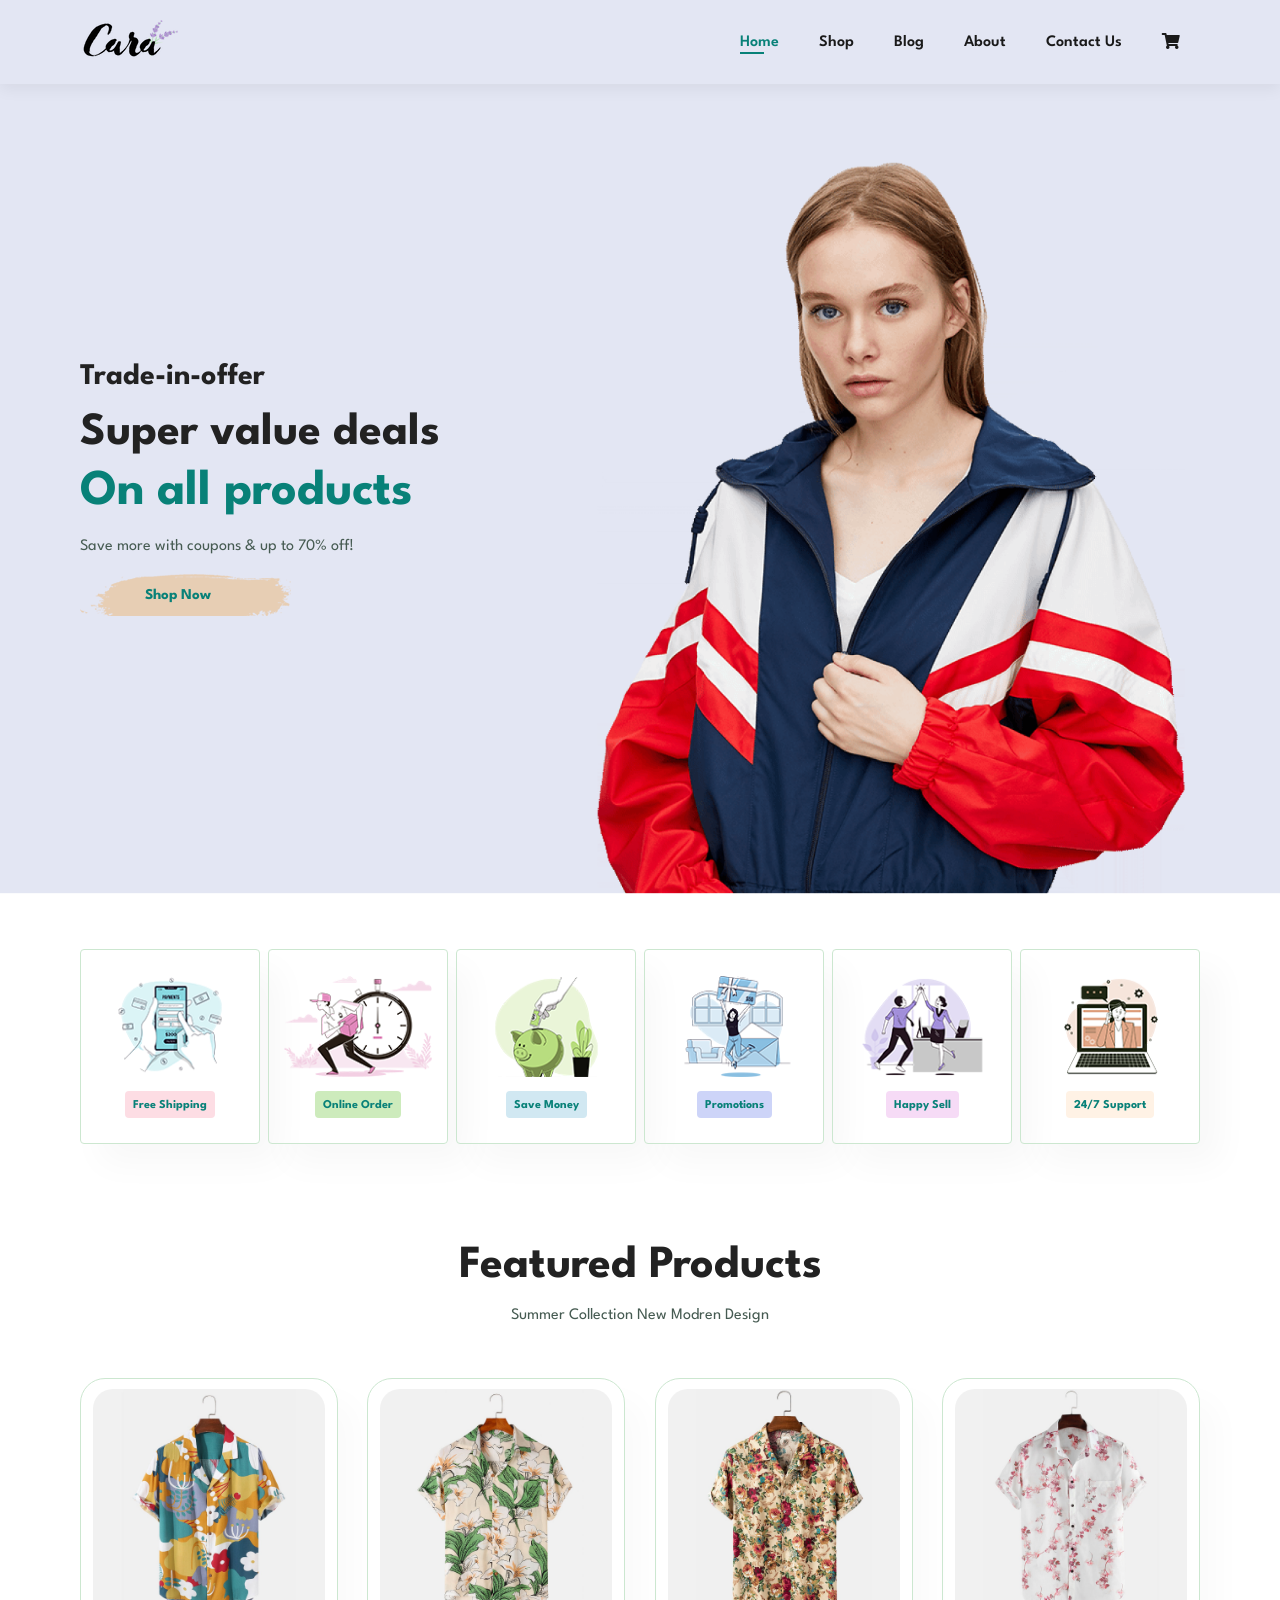
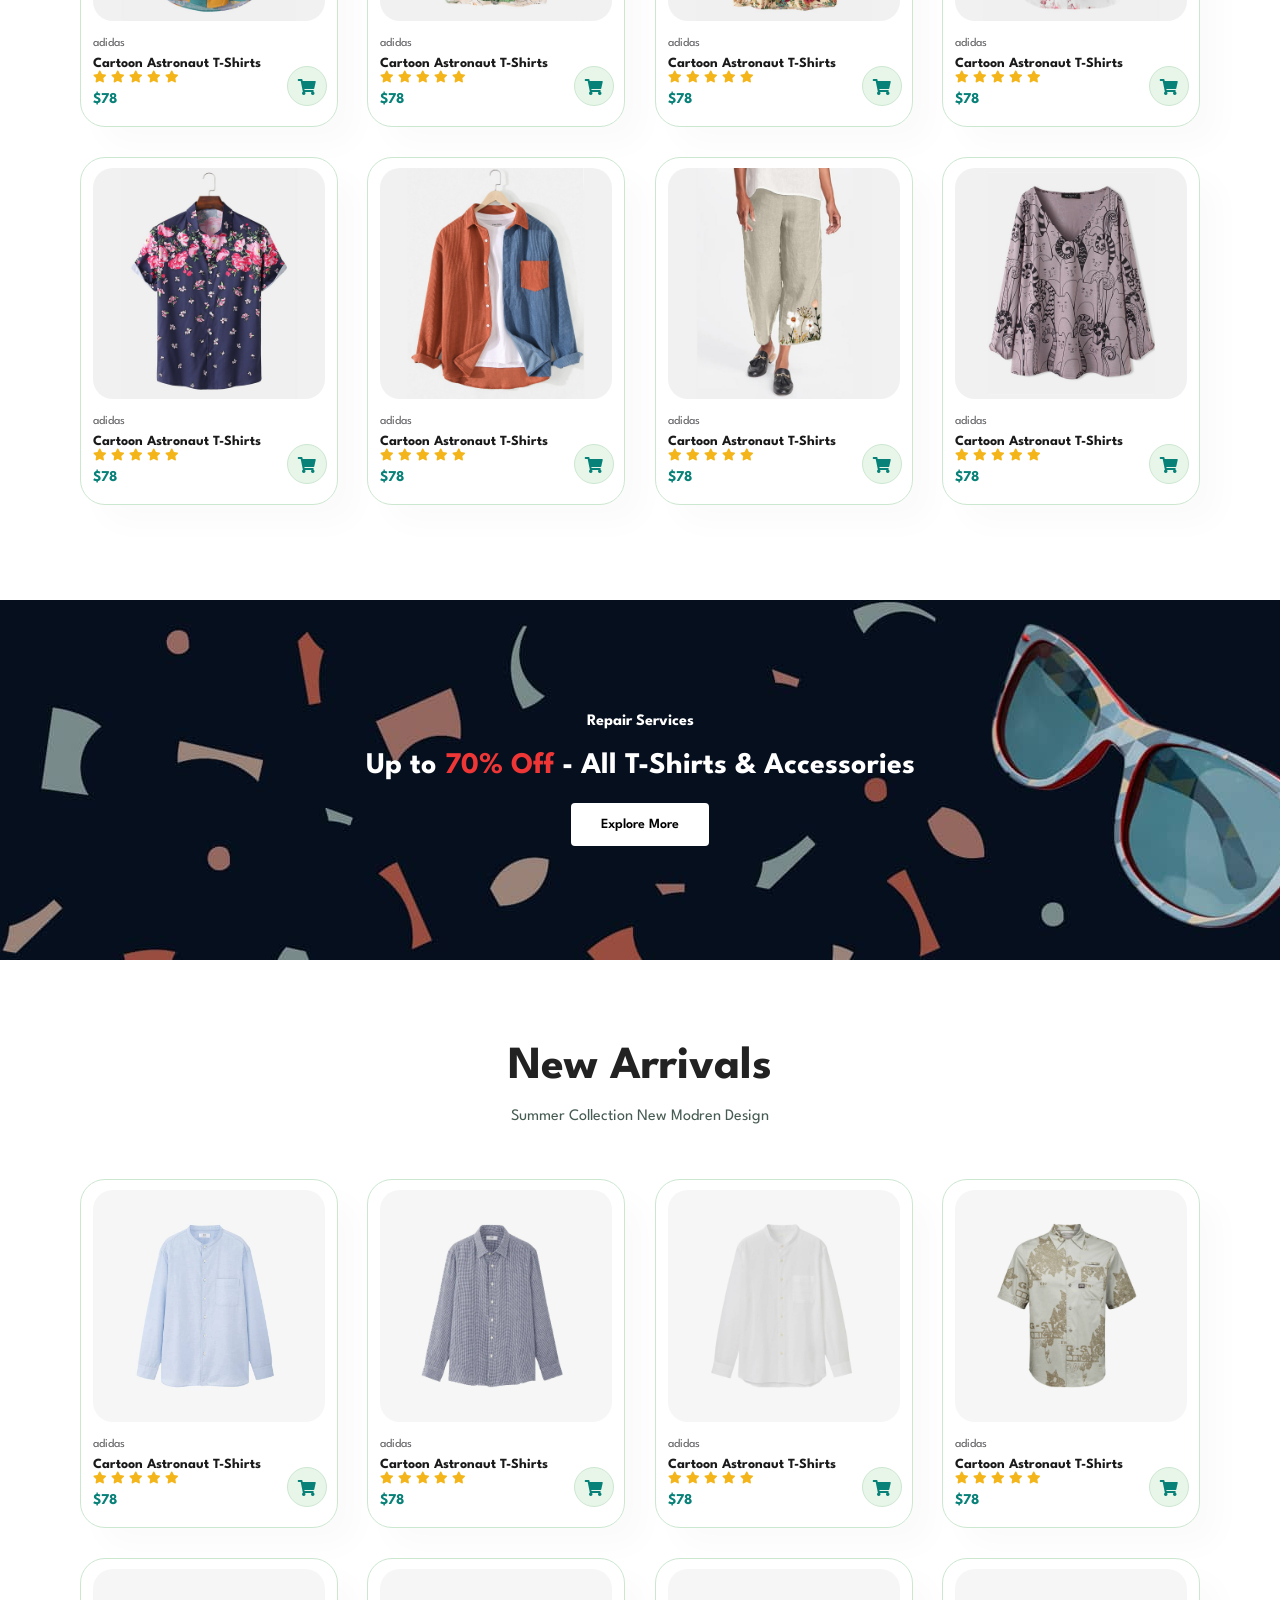
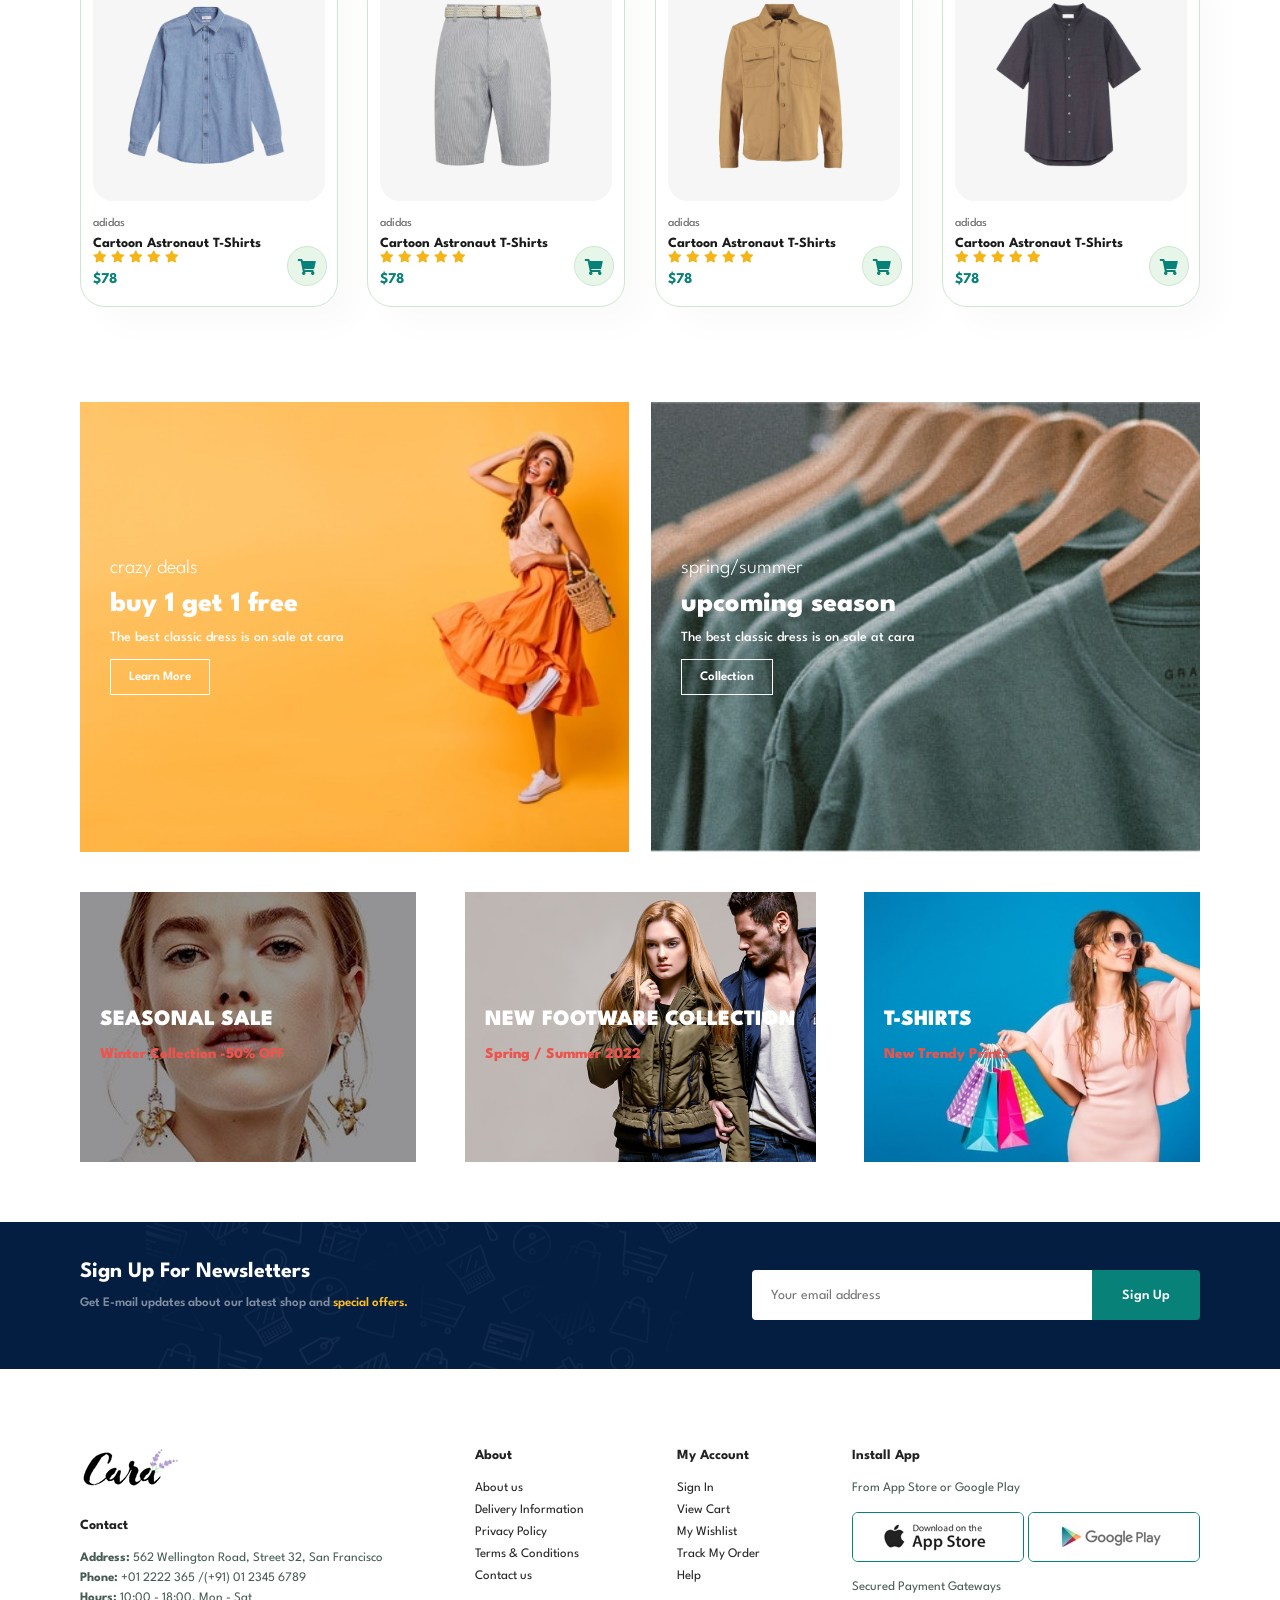
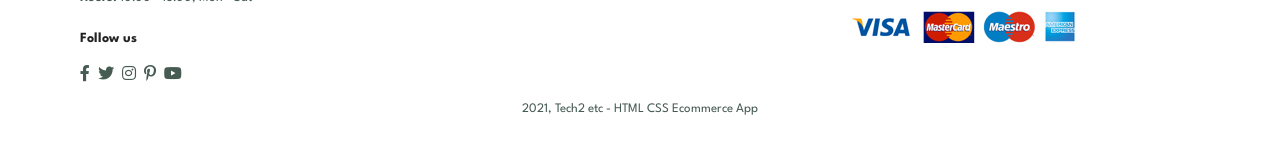
<file: index.html>
<!DOCTYPE html>
<html lang="en">
  <head>
    <meta charset="UTF-8" />
    <meta name="viewport" content="width=device-width, initial-scale=1.0" />
    <title>Ecommerce Store</title>
    <link
      rel="stylesheet"
      href="https://use.fontawesome.com/releases/v5.15.4/css/all.css"
    />
    
    <link rel="stylesheet" href="style.css" />
  </head>
  <body>
    <section id="header"> 
      <a href="#"><img src="/img/logo.png" class="logo" alt="Logo" /></a>

      <div>
        <ul id="navbar">
          <li><a class="active" href="index.html">Home</a></li>
          <li><a href="shop.html">Shop</a></li>
          <li><a href="blog.html">Blog</a></li>
          <li><a href="about.html">About</a></li>
          <li><a href="contact.html">Contact Us</a></li>
          <li id="lg-bag"><a href="cart.html"><i class="fas fa-shopping-cart"> </i></a></li>
          <a href="#" id="close"> <i class="fas fa-times"></i> </a>
        </ul>
      </div>

      <div id="mobile">
        <a href="cart.html"><i class="fas fa-shopping-cart"> </i></a>
        <i id="bar" class="fas fa-outdent"></i>
        </i>
      </div>
    </section>

    <section id="hero">
        <h4>Trade-in-offer</h4>
        <h2>Super value deals</h2>
        <h1>On all products</h1>
        <p>Save more with coupons & up to 70% off!</p>
        <button> <a href="shop.html"> Shop Now</a></button>
    </section>

    <section id="feature" class="section-p1">
        <div class="fe-box">
            <img src="img/features/f1.png" alt="">
            <h6>Free Shipping</h6>
        </div>

        <div class="fe-box">
            <img src="img/features/f2.png" alt="">
            <h6>Online Order</h6>
        </div>

        <div class="fe-box">
            <img src="img/features/f3.png" alt="">
            <h6>Save Money</h6>
        </div>

        <div class="fe-box">
            <img src="img/features/f4.png" alt="">
            <h6>Promotions</h6>
        </div>

        <div class="fe-box">
            <img src="img/features/f5.png" alt="">
            <h6>Happy Sell</h6>
        </div>

        <div class="fe-box">
            <img src="img/features/f6.png" alt="">
            <h6>24/7 Support</h6>
        </div>
    </section>

    <section id="product1" class="section-p1">
      <h2>Featured Products</h2>
      <p>Summer Collection New Modren Design</p>
      <div class="pro-container">
        <div class="pro">
          <img src="img/products/f1.jpg" alt="">
          <div class="des">
              <span>adidas</span>
              <h5>Cartoon Astronaut T-Shirts</h5>
              <div class="star">
                  <i class="fas fa-star"></i>
                  <i class="fas fa-star"></i>
                  <i class="fas fa-star"></i>
                  <i class="fas fa-star"></i>
                  <i class="fas fa-star"></i>
              </div>
              <h4>$78</h4>
          </div>
          <a href="#"> <i class="fas fa-shopping-cart cart"> </i></a>
        </div>

        <div class="pro">
          <img src="img/products/f2.jpg" alt="">
          <div class="des">
              <span>adidas</span>
              <h5>Cartoon Astronaut T-Shirts</h5>
              <div class="star">
                  <i class="fas fa-star"></i>
                  <i class="fas fa-star"></i>
                  <i class="fas fa-star"></i>
                  <i class="fas fa-star"></i>
                  <i class="fas fa-star"></i>
              </div>
              <h4>$78</h4>
          </div>
          <a href="#"> <i class="fas fa-shopping-cart cart"> </i></a>
        </div>

        <div class="pro">
          <img src="img/products/f3.jpg" alt="">
          <div class="des">
              <span>adidas</span>
              <h5>Cartoon Astronaut T-Shirts</h5>
              <div class="star">
                  <i class="fas fa-star"></i>
                  <i class="fas fa-star"></i>
                  <i class="fas fa-star"></i>
                  <i class="fas fa-star"></i>
                  <i class="fas fa-star"></i>
              </div>
              <h4>$78</h4>
          </div>
          <a href="#"> <i class="fas fa-shopping-cart cart"> </i></a>
        </div>

        <div class="pro">
          <img src="img/products/f4.jpg" alt="">
          <div class="des">
              <span>adidas</span>
              <h5>Cartoon Astronaut T-Shirts</h5>
              <div class="star">
                  <i class="fas fa-star"></i>
                  <i class="fas fa-star"></i>
                  <i class="fas fa-star"></i>
                  <i class="fas fa-star"></i>
                  <i class="fas fa-star"></i>
              </div>
              <h4>$78</h4>
          </div>
          <a href="#"> <i class="fas fa-shopping-cart cart"> </i></a>
        </div>

        <div class="pro">
          <img src="img/products/f5.jpg" alt="">
          <div class="des">
              <span>adidas</span>
              <h5>Cartoon Astronaut T-Shirts</h5>
              <div class="star">
                  <i class="fas fa-star"></i>
                  <i class="fas fa-star"></i>
                  <i class="fas fa-star"></i>
                  <i class="fas fa-star"></i>
                  <i class="fas fa-star"></i>
              </div>
              <h4>$78</h4>
          </div>
          <a href="#"> <i class="fas fa-shopping-cart cart"> </i></a>
        </div>

        <div class="pro">
          <img src="img/products/f6.jpg" alt="">
          <div class="des">
              <span>adidas</span>
              <h5>Cartoon Astronaut T-Shirts</h5>
              <div class="star">
                  <i class="fas fa-star"></i>
                  <i class="fas fa-star"></i>
                  <i class="fas fa-star"></i>
                  <i class="fas fa-star"></i>
                  <i class="fas fa-star"></i>
              </div>
              <h4>$78</h4>
          </div>
          <a href="#"> <i class="fas fa-shopping-cart cart"> </i></a>
        </div>

        <div class="pro">
          <img src="img/products/f7.jpg" alt="">
          <div class="des">
              <span>adidas</span>
              <h5>Cartoon Astronaut T-Shirts</h5>
              <div class="star">
                  <i class="fas fa-star"></i>
                  <i class="fas fa-star"></i>
                  <i class="fas fa-star"></i>
                  <i class="fas fa-star"></i>
                  <i class="fas fa-star"></i>
              </div>
              <h4>$78</h4>
          </div>
          <a href="#"> <i class="fas fa-shopping-cart cart"> </i></a>
        </div>

        <div class="pro">
          <img src="img/products/f8.jpg" alt="">
          <div class="des">
              <span>adidas</span>
              <h5>Cartoon Astronaut T-Shirts</h5>
              <div class="star">
                  <i class="fas fa-star"></i>
                  <i class="fas fa-star"></i>
                  <i class="fas fa-star"></i>
                  <i class="fas fa-star"></i>
                  <i class="fas fa-star"></i>
              </div>
              <h4>$78</h4>
          </div>
          <a href="#"> <i class="fas fa-shopping-cart cart"> </i></a>
        </div>
      </div>
    </section>

    <section id="banner" class="section-m1">
      <h4>Repair Services</h4>
      <h2>Up to <span>70% Off</span> - All T-Shirts & Accessories</h2>
      <button class="normal">Explore More</button>
    </section>

    <section id="product1" class="section-p1">
      <h2>New Arrivals</h2>
      <p>Summer Collection New Modren Design</p>
      <div class="pro-container">
        <div class="pro">
          <img src="img/products/n1.jpg" alt="">
          <div class="des">
              <span>adidas</span>
              <h5>Cartoon Astronaut T-Shirts</h5>
              <div class="star">
                  <i class="fas fa-star"></i>
                  <i class="fas fa-star"></i>
                  <i class="fas fa-star"></i>
                  <i class="fas fa-star"></i>
                  <i class="fas fa-star"></i>
              </div>
              <h4>$78</h4>
          </div>
          <a href="#"> <i class="fas fa-shopping-cart cart"> </i></a>
        </div>

        <div class="pro">
          <img src="img/products/n2.jpg" alt="">
          <div class="des">
              <span>adidas</span>
              <h5>Cartoon Astronaut T-Shirts</h5>
              <div class="star">
                  <i class="fas fa-star"></i>
                  <i class="fas fa-star"></i>
                  <i class="fas fa-star"></i>
                  <i class="fas fa-star"></i>
                  <i class="fas fa-star"></i>
              </div>
              <h4>$78</h4>
          </div>
          <a href="#"> <i class="fas fa-shopping-cart cart"> </i></a>
        </div>

        <div class="pro">
          <img src="img/products/n3.jpg" alt="">
          <div class="des">
              <span>adidas</span>
              <h5>Cartoon Astronaut T-Shirts</h5>
              <div class="star">
                  <i class="fas fa-star"></i>
                  <i class="fas fa-star"></i>
                  <i class="fas fa-star"></i>
                  <i class="fas fa-star"></i>
                  <i class="fas fa-star"></i>
              </div>
              <h4>$78</h4>
          </div>
          <a href="#"> <i class="fas fa-shopping-cart cart"> </i></a>
        </div>

        <div class="pro">
          <img src="img/products/n4.jpg" alt="">
          <div class="des">
              <span>adidas</span>
              <h5>Cartoon Astronaut T-Shirts</h5>
              <div class="star">
                  <i class="fas fa-star"></i>
                  <i class="fas fa-star"></i>
                  <i class="fas fa-star"></i>
                  <i class="fas fa-star"></i>
                  <i class="fas fa-star"></i>
              </div>
              <h4>$78</h4>
          </div>
          <a href="#"> <i class="fas fa-shopping-cart cart"> </i></a>
        </div>

        <div class="pro">
          <img src="img/products/n5.jpg" alt="">
          <div class="des">
              <span>adidas</span>
              <h5>Cartoon Astronaut T-Shirts</h5>
              <div class="star">
                  <i class="fas fa-star"></i>
                  <i class="fas fa-star"></i>
                  <i class="fas fa-star"></i>
                  <i class="fas fa-star"></i>
                  <i class="fas fa-star"></i>
              </div>
              <h4>$78</h4>
          </div>
          <a href="#"> <i class="fas fa-shopping-cart cart"> </i></a>
        </div>

        <div class="pro">
          <img src="img/products/n6.jpg" alt="">
          <div class="des">
              <span>adidas</span>
              <h5>Cartoon Astronaut T-Shirts</h5>
              <div class="star">
                  <i class="fas fa-star"></i>
                  <i class="fas fa-star"></i>
                  <i class="fas fa-star"></i>
                  <i class="fas fa-star"></i>
                  <i class="fas fa-star"></i>
              </div>
              <h4>$78</h4>
          </div>
          <a href="#"> <i class="fas fa-shopping-cart cart"> </i></a>
        </div>

        <div class="pro">
          <img src="img/products/n7.jpg" alt="">
          <div class="des">
              <span>adidas</span>
              <h5>Cartoon Astronaut T-Shirts</h5>
              <div class="star">
                  <i class="fas fa-star"></i>
                  <i class="fas fa-star"></i>
                  <i class="fas fa-star"></i>
                  <i class="fas fa-star"></i>
                  <i class="fas fa-star"></i>
              </div>
              <h4>$78</h4>
          </div>
          <a href="#"> <i class="fas fa-shopping-cart cart"> </i></a>
        </div>

        <div class="pro">
          <img src="img/products/n8.jpg" alt="">
          <div class="des">
              <span>adidas</span>
              <h5>Cartoon Astronaut T-Shirts</h5>
              <div class="star">
                  <i class="fas fa-star"></i>
                  <i class="fas fa-star"></i>
                  <i class="fas fa-star"></i>
                  <i class="fas fa-star"></i>
                  <i class="fas fa-star"></i>
              </div>
              <h4>$78</h4>
          </div>
          <a href="#"> <i class="fas fa-shopping-cart cart"> </i></a>
        </div>
      </div>
    </section>

    <section id="sm-banner" class="section-p1">
        <div class="banner-box">
          <h4>crazy deals</h4>
          <h2>buy 1 get 1 free</h2>
          <span>The best classic dress is on sale at cara</span>
          <button class="white">Learn More</button>
        </div>
        <div class="banner-box banner-box2">
          <h4>spring/summer</h4>
          <h2>upcoming season</h2>
          <span>The best classic dress is on sale at cara</span>
          <button class="white">Collection</button>
        </div>
    </section>

    <section id="banner3">
      <div class="banner-box " style="background-image: url(img/banner/b7.jpg);">
          <h2>SEASONAL SALE</h2>
          <h3>Winter Collection -50% OFF</h3>
          
      </div>
      <div class="banner-box " style="background-image: url(img/banner/b4.jpg);">
          <h2>NEW FOOTWARE COLLECTION</h2>
          <h3>Spring / Summer 2022</h3>
      </div>
      <div class="banner-box " style="background-image: url(img/banner/b18.jpg);">
          <h2>T-SHIRTS</h2>
          <h3>New Trendy Prints</h3>
      </div>
    </section>

    <section id="newsletter" class="section-p1 section-m1" >
      <div class="newstext">
        <h4>Sign Up For Newsletters</h4>
        <p>Get E-mail updates about our latest shop and <span>special offers.</span></p>
      </div>

      <div class="form">
        <input type="text" placeholder="Your email address" >
        <button class="normal">Sign Up</button>
      </div>
    </section>

    <footer class="section-p1">
      <div class="col">
        <img class="logo" src="img/logo.png" alt="logo">
        <h4>Contact</h4>
        <p><strong>Address:</strong> 562 Wellington Road, Street 32, San Francisco</p>
        <p><strong>Phone:</strong> +01 2222 365 /(+91) 01 2345 6789</p>
        <p><strong>Hours:</strong> 10:00 - 18:00, Mon - Sat</p>
        <div class="follow">
          <h4>Follow us</h4>
          <div class="icon">
            <i class="fab fa-facebook-f"></i>
            <i class="fab fa-twitter"></i>
            <i class="fab fa-instagram"></i>
            <i class="fab fa-pinterest-p"></i>
            <i class="fab fa-youtube"></i>
          </div>
        </div>
      </div>

      <div class="col">
        <h4>About</h4>
        <a href="about.html">About us</a>
        <a href="#">Delivery Information</a>
        <a href="#">Privacy Policy</a>
        <a href="#">Terms & Conditions</a>
        <a href="contact.html">Contact us</a>
      </div>

      <div class="col">
        <h4>My Account</h4>
        <a href="#">Sign In</a>
        <a href="cart.html">View Cart</a>
        <a href="cart.html">My Wishlist</a>
        <a href="cart.html">Track My Order</a>
        <a href="#">Help</a>
      </div>

      <div class="col install">
        <h4>Install App</h4>
        <p>From App Store or Google Play</p>
        <div class="row">
          <img src="img/pay/app.jpg" alt="">
          <img src="img/pay/play.jpg" alt="">
        </div>
        <p>Secured Payment Gateways</p>
        <img src="img/pay/pay.png" alt="">
      </div>

      <div class="copyright">
        <p>2021, Tech2 etc - HTML CSS Ecommerce App</p>
      </div>
    </footer>


    <script src="script.js"></script>
  </body>
</html>
</file>
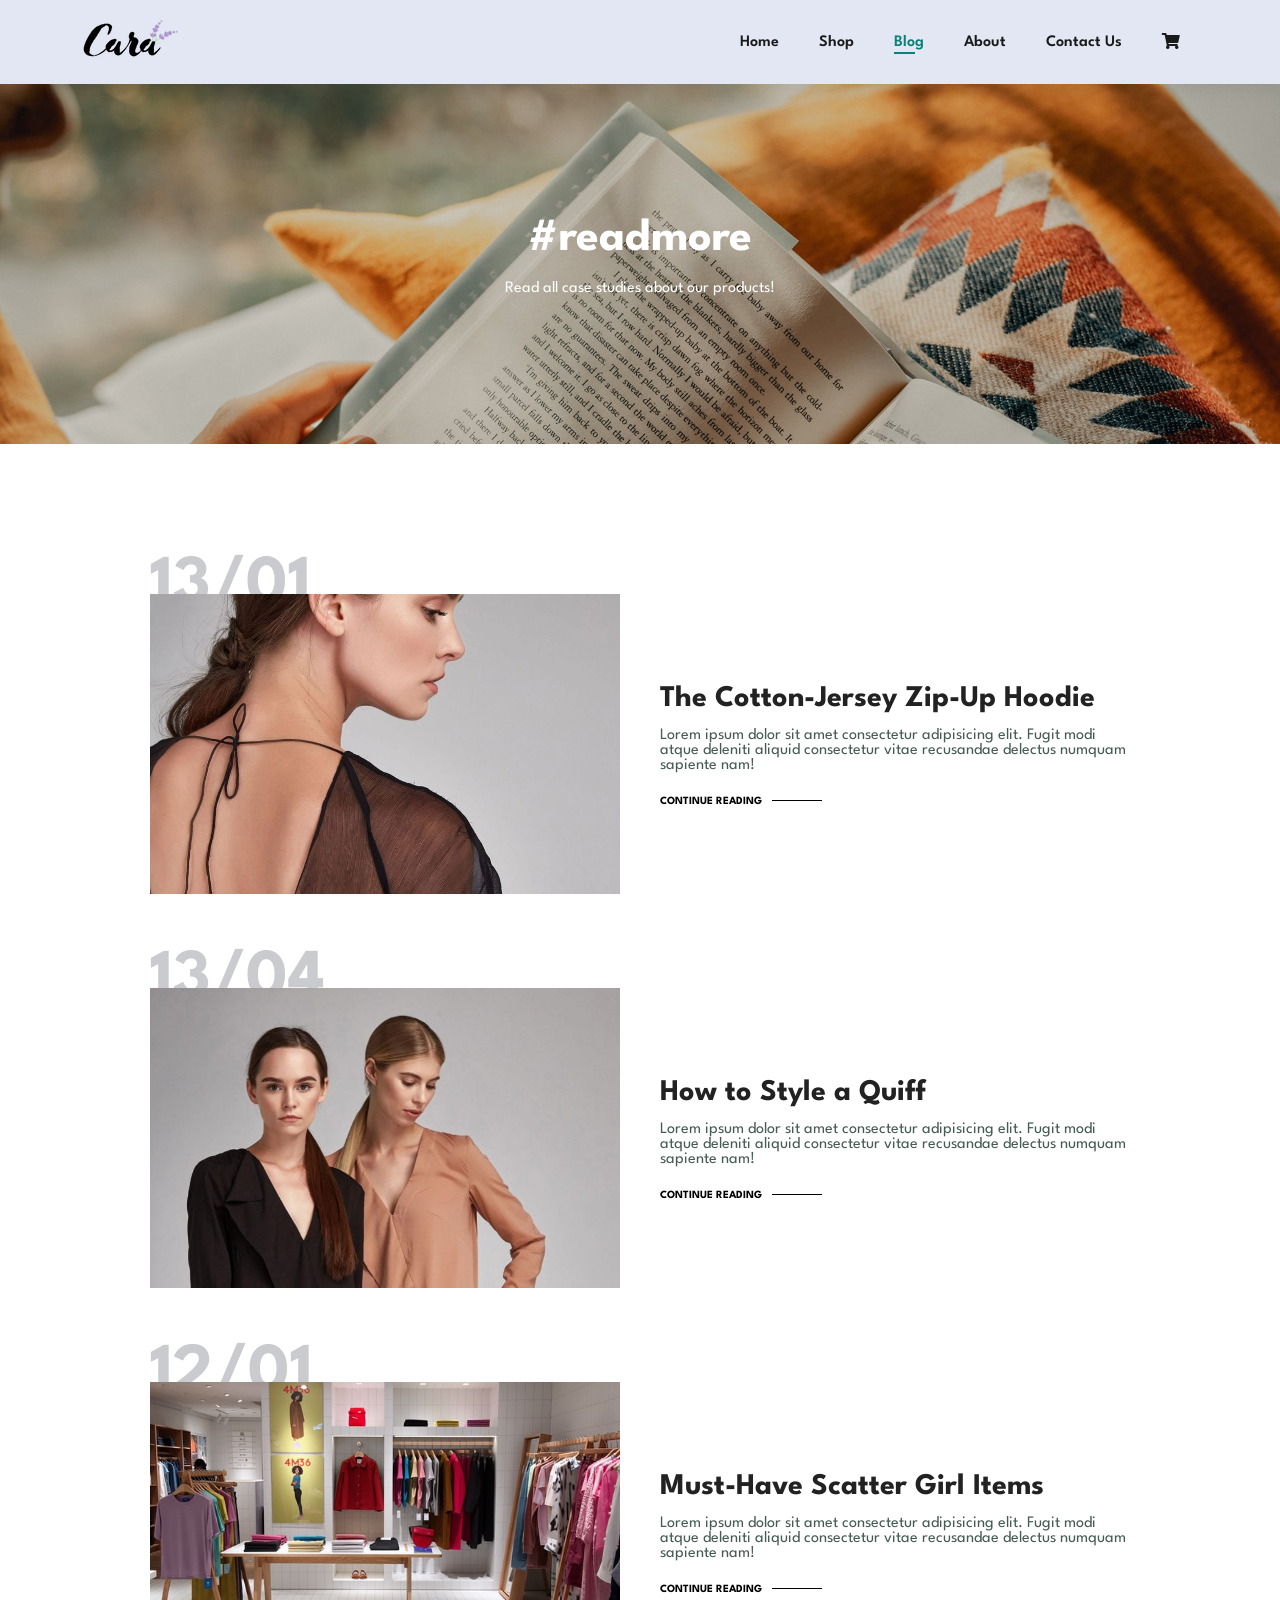
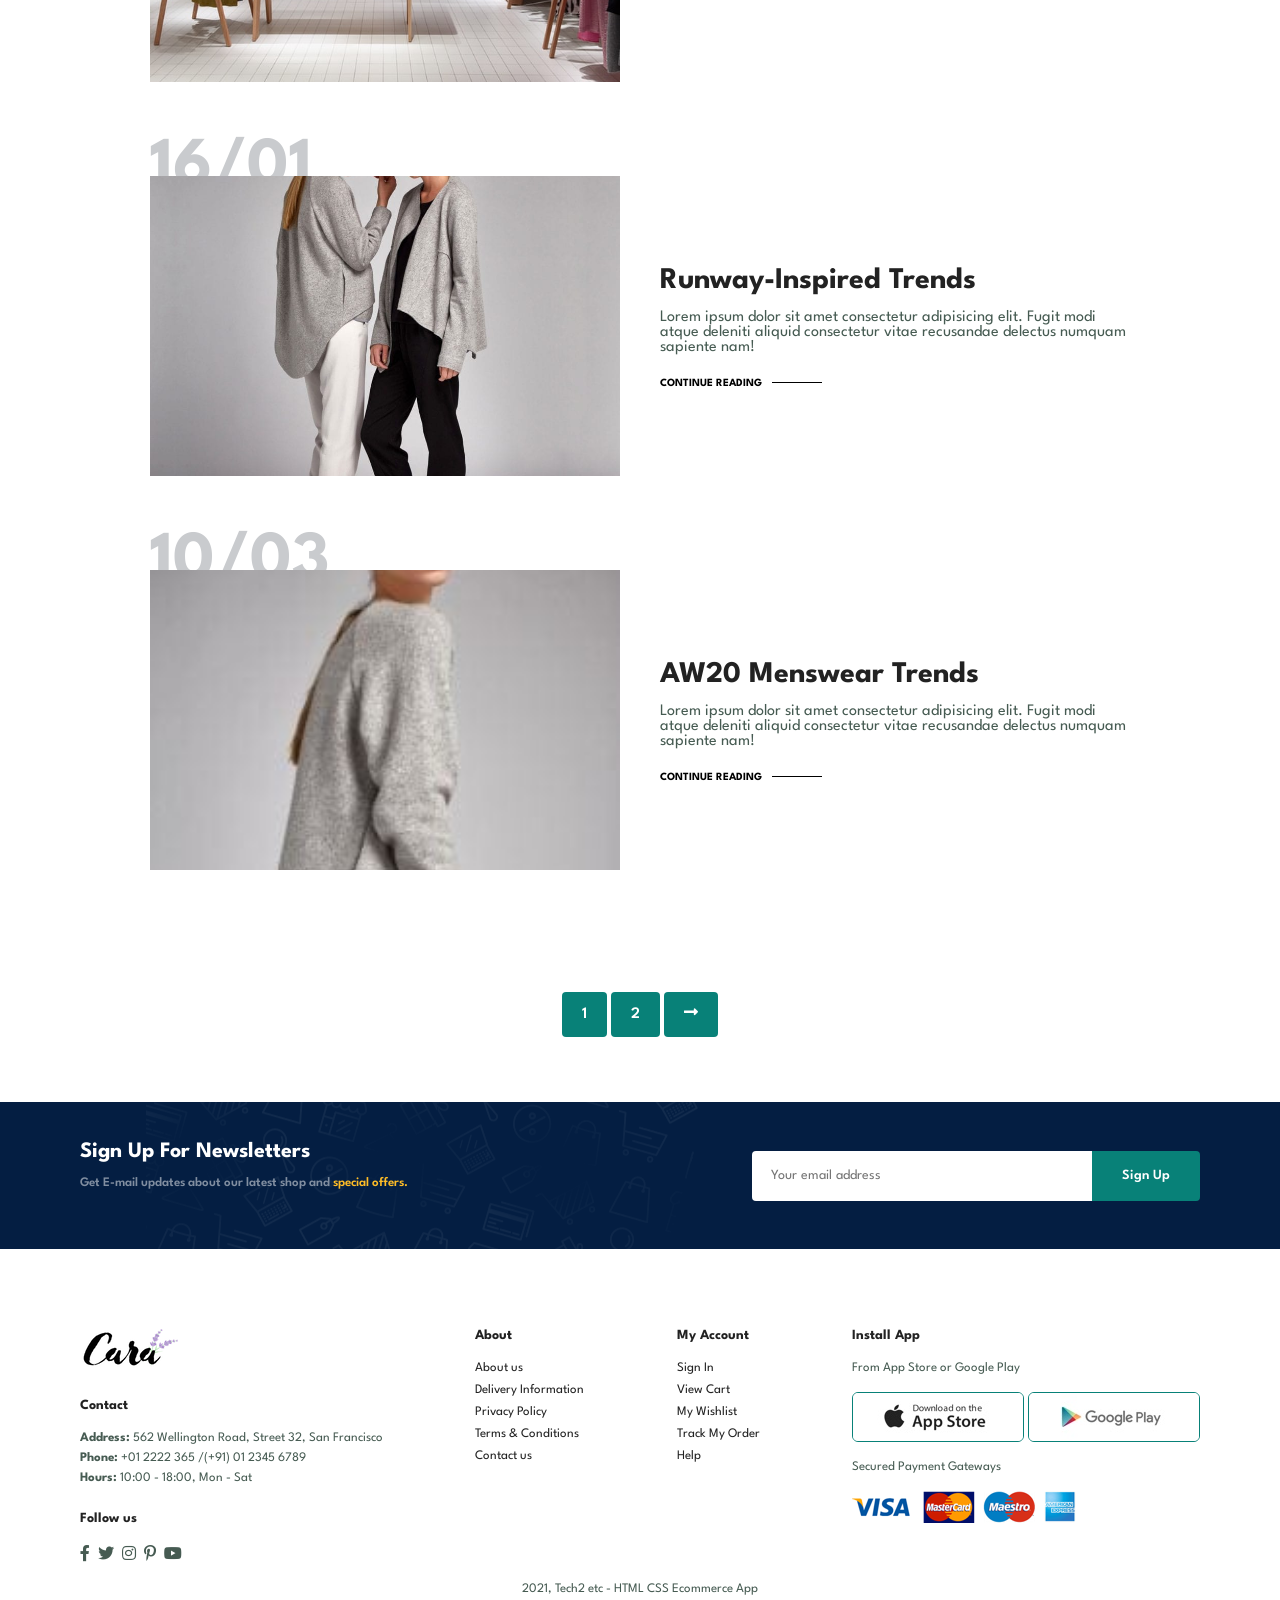
<file: blog.html>
<!DOCTYPE html>
<html lang="en">
  <head>
    <meta charset="UTF-8" />
    <meta name="viewport" content="width=device-width, initial-scale=1.0" />
    <title>Ecommerce Store</title>
    <link
      rel="stylesheet"
      href="https://use.fontawesome.com/releases/v5.15.4/css/all.css"
    />

    <link rel="stylesheet" href="style.css" />
  </head>
  <body>
    <section id="header">
      <a href="#"><img src="/img/logo.png" class="logo" alt="Logo" /></a>

      <div>
        <ul id="navbar">
          <li><a href="index.html">Home</a></li>
          <li><a href="shop.html">Shop</a></li>
          <li><a class="active" href="blog.html">Blog</a></li>
          <li><a href="about.html">About</a></li>
          <li><a href="contact.html">Contact Us</a></li>
          <li id="lg-bag">
            <a href="cart.html"><i class="fas fa-shopping-cart"> </i></a>
          </li>
          <a href="#" id="close"> <i class="fas fa-times"></i> </a>
        </ul>
      </div>

      <div id="mobile">
        <a href="cart.html"><i class="fas fa-shopping-cart"> </i></a>
        <i id="bar" class="fas fa-outdent"></i>
      </div>
    </section>

  

    <section id="page-header" class="blog-header">
      <h2>#readmore</h2>
      <p>Read all case studies about our products!</p>
    </section>

    <section id="blog">
      <div class="blog-box">
        <div class="blog-img">
          <img src="img/blog/b1.jpg" alt="" />
        </div>
        <div class="blog-details">
          <h4>The Cotton-Jersey Zip-Up Hoodie</h4>
          <p>
            Lorem ipsum dolor sit amet consectetur adipisicing elit. Fugit modi
            atque deleniti aliquid consectetur vitae recusandae delectus numquam
            sapiente nam!
          </p>
          <a href="#">CONTINUE READING</a>
        </div>
        <h1>13/01</h1>
      </div>


      <div class="blog-box">
        <div class="blog-img">
          <img src="img/blog/b2.jpg" alt="" />
        </div>
        <div class="blog-details">
          <h4>How to Style a Quiff</h4>
          <p>
            Lorem ipsum dolor sit amet consectetur adipisicing elit. Fugit modi
            atque deleniti aliquid consectetur vitae recusandae delectus numquam
            sapiente nam!
          </p>
          <a href="#">CONTINUE READING</a>
        </div>
        <h1>13/04</h1>
      </div>

      <div class="blog-box">
        <div class="blog-img">
          <img src="img/blog/b3.jpg" alt="" />
        </div>
        <div class="blog-details">
          <h4>Must-Have Scatter Girl Items</h4>
          <p>
            Lorem ipsum dolor sit amet consectetur adipisicing elit. Fugit modi
            atque deleniti aliquid consectetur vitae recusandae delectus numquam
            sapiente nam!
          </p>
          <a href="#">CONTINUE READING</a>
        </div>
        <h1>12/01</h1>
      </div>

      <div class="blog-box">
        <div class="blog-img">
          <img src="img/blog/b4.jpg" alt="" />
        </div>
        <div class="blog-details">
          <h4>Runway-Inspired Trends</h4>
          <p>
            Lorem ipsum dolor sit amet consectetur adipisicing elit. Fugit modi
            atque deleniti aliquid consectetur vitae recusandae delectus numquam
            sapiente nam!
          </p>
          <a href="#">CONTINUE READING</a>
        </div>
        <h1>16/01</h1>
      </div>

      <div class="blog-box">
        <div class="blog-img">
          <img src="img/blog/b5.jpg" alt="" />
        </div>
        <div class="blog-details">
          <h4>AW20 Menswear Trends</h4>
          <p>
            Lorem ipsum dolor sit amet consectetur adipisicing elit. Fugit modi
            atque deleniti aliquid consectetur vitae recusandae delectus numquam
            sapiente nam!
          </p>
          <a href="#">CONTINUE READING</a>
        </div>
        <h1>10/03</h1>
      </div>
    </section>

    <section id="pagination" class="section-p1">
      <a href="#">1</a>
      <a href="#">2</a>
      <a href="#"><i class="fas fa-long-arrow-alt-right"></i></a>
    </section>

    <section id="newsletter" class="section-p1 section-m1">
      <div class="newstext">
        <h4>Sign Up For Newsletters</h4>
        <p>
          Get E-mail updates about our latest shop and
          <span>special offers.</span>
        </p>
      </div>

      <div class="form">
        <input type="text" placeholder="Your email address" />
        <button class="normal">Sign Up</button>
      </div>
    </section>

    <footer class="section-p1">
      <div class="col">
        <img class="logo" src="img/logo.png" alt="logo" />
        <h4>Contact</h4>
        <p>
          <strong>Address:</strong> 562 Wellington Road, Street 32, San
          Francisco
        </p>
        <p><strong>Phone:</strong> +01 2222 365 /(+91) 01 2345 6789</p>
        <p><strong>Hours:</strong> 10:00 - 18:00, Mon - Sat</p>
        <div class="follow">
          <h4>Follow us</h4>
          <div class="icon">
            <i class="fab fa-facebook-f"></i>
            <i class="fab fa-twitter"></i>
            <i class="fab fa-instagram"></i>
            <i class="fab fa-pinterest-p"></i>
            <i class="fab fa-youtube"></i>
          </div>
        </div>
      </div>

      <div class="col">
        <h4>About</h4>
        <a href="#">About us</a>
        <a href="#">Delivery Information</a>
        <a href="#">Privacy Policy</a>
        <a href="#">Terms & Conditions</a>
        <a href="#">Contact us</a>
      </div>

      <div class="col">
        <h4>My Account</h4>
        <a href="#">Sign In</a>
        <a href="#">View Cart</a>
        <a href="#">My Wishlist</a>
        <a href="#">Track My Order</a>
        <a href="#">Help</a>
      </div>

      <div class="col install">
        <h4>Install App</h4>
        <p>From App Store or Google Play</p>
        <div class="row">
          <img src="img/pay/app.jpg" alt="" />
          <img src="img/pay/play.jpg" alt="" />
        </div>
        <p>Secured Payment Gateways</p>
        <img src="img/pay/pay.png" alt="" />
      </div>

      <div class="copyright">
        <p>2021, Tech2 etc - HTML CSS Ecommerce App</p>
      </div>
    </footer>

    <script src="script.js"></script>
  </body>
</html>
</file>
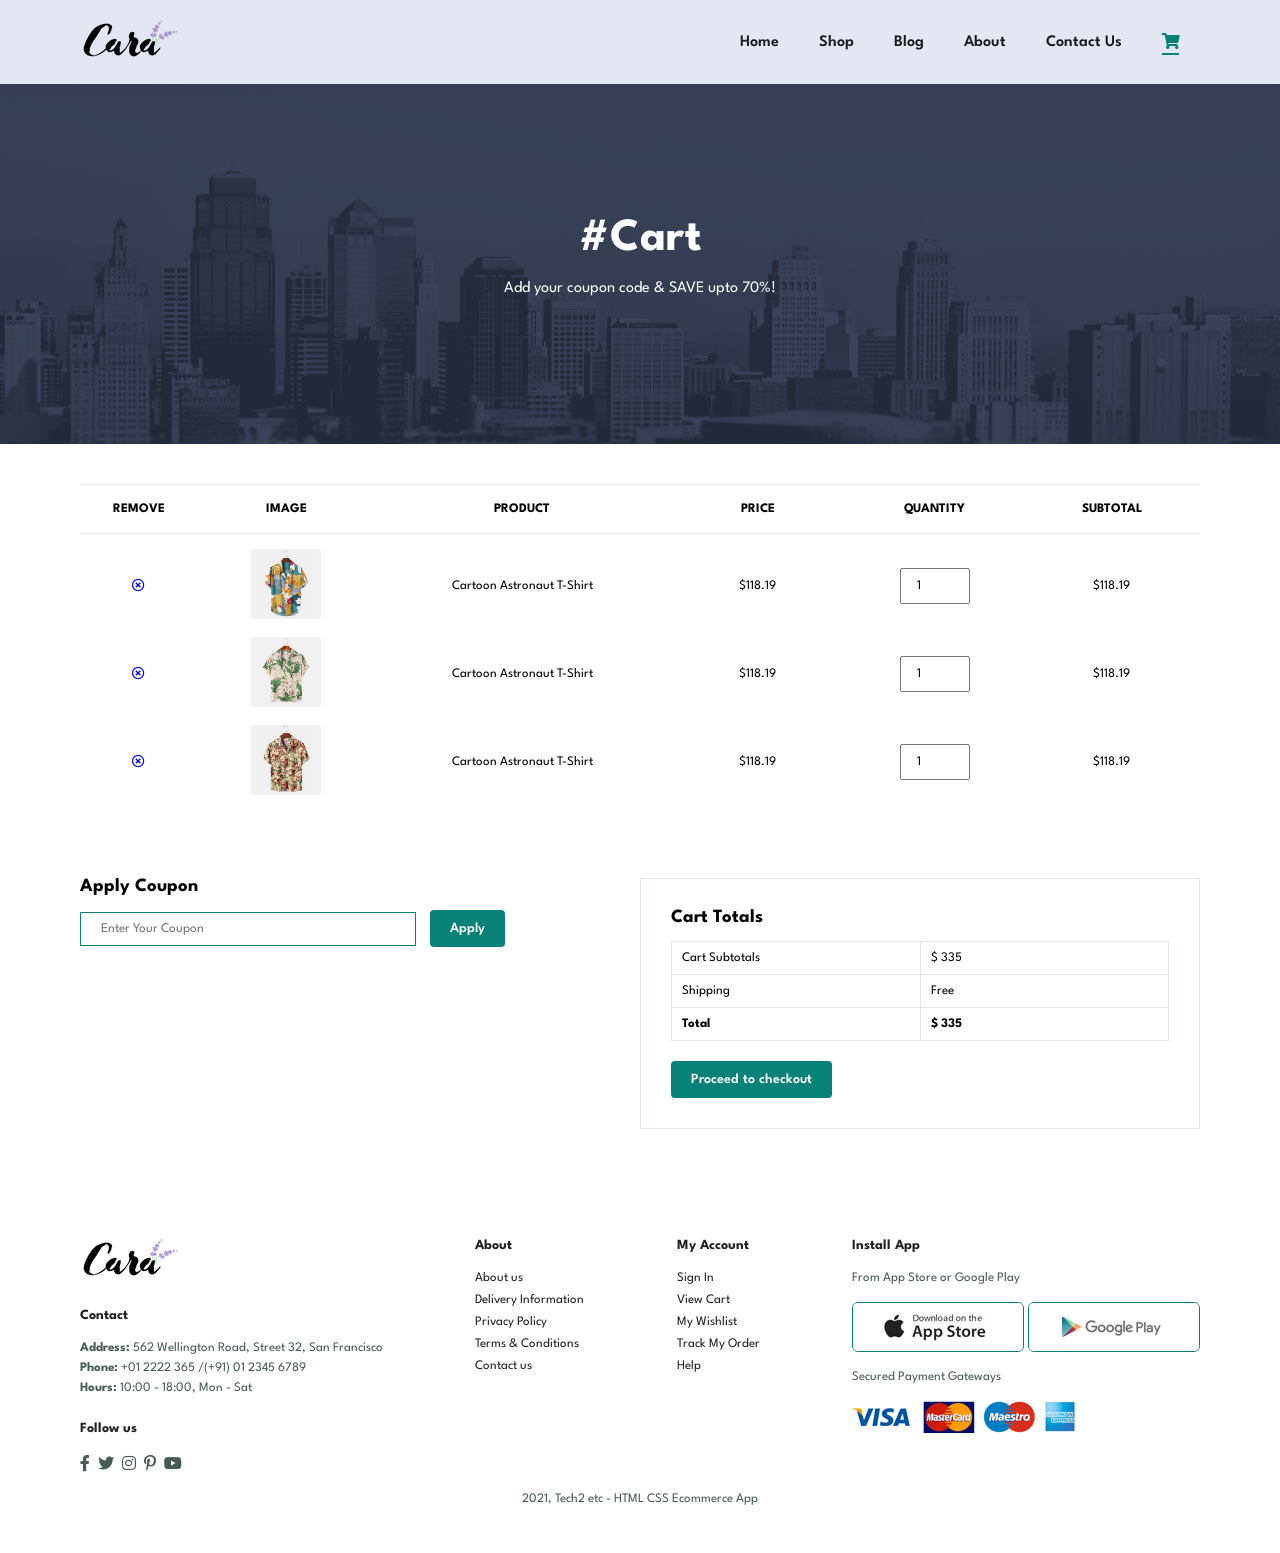
<file: cart.html>
<!DOCTYPE html>
<html lang="en">
  <head>
    <meta charset="UTF-8" />
    <meta name="viewport" content="width=device-width, initial-scale=1.0" />
    <title>Ecommerce Store</title>
    <link
      rel="stylesheet"
      href="https://use.fontawesome.com/releases/v5.15.4/css/all.css"
    />

    <link rel="stylesheet" href="style.css" />
  </head>
  <body>
    <section id="header">
      <a href="#"><img src="/img/logo.png" class="logo" alt="Logo" /></a>

      <div>
        <ul id="navbar">
          <li><a href="index.html">Home</a></li>
          <li><a href="shop.html">Shop</a></li>
          <li><a href="blog.html">Blog</a></li>
          <li><a href="about.html">About</a></li>
          <li><a href="contact.html">Contact Us</a></li>
          <li id="lg-bag">
            <a class="active" href="cart.html"><i class="fas fa-shopping-cart"> </i></a>
          </li>
          <a href="#" id="close"> <i class="fas fa-times"></i> </a>
        </ul>
      </div>

      <div id="mobile">
        <a href="cart.html"><i class="fas fa-shopping-cart"> </i></a>
        <i id="bar" class="fas fa-outdent"></i>
      </div>
    </section>

    <section id="page-header" class="about-header">
      <h2>#Cart</h2>
      <p>Add your coupon code & SAVE upto 70%!</p>
    </section>

    <section id="cart" class="section-p1">
        <table width="100%">
            <thead>
                <tr>
                    <td>Remove</td>
                    <td>Image</td>
                    <td>Product</td>
                    <td>Price</td>
                    <td>Quantity</td>
                    <td>Subtotal</td>
                </tr>
            </thead>
            <tbody>
                <tr>
                    <td><a href="#"><i class="far fa-times-circle"></i></a></td>
                    <td><img src="img/products/f1.jpg" alt=""></td>
                    <td>Cartoon Astronaut T-Shirt</td>
                    <td>$118.19</td>
                    <td><input type="number" value="1"></td>
                    <td>$118.19</td>
                </tr>

                <tr>
                    <td><a href="#"><i class="far fa-times-circle"></i></a></td>
                    <td><img src="img/products/f2.jpg" alt=""></td>
                    <td>Cartoon Astronaut T-Shirt</td>
                    <td>$118.19</td>
                    <td><input type="number" value="1"></td>
                    <td>$118.19</td>
                </tr>

                <tr>
                    <td><a href="#"><i class="far fa-times-circle"></i></a></td>
                    <td><img src="img/products/f3.jpg" alt=""></td>
                    <td>Cartoon Astronaut T-Shirt</td>
                    <td>$118.19</td>
                    <td><input type="number" value="1"></td>
                    <td>$118.19</td>
                </tr>
            </tbody>
        </table>
    </section>

    <section id="cart-add" class="section-p1">
        <div id="coupon">
            <h3>Apply Coupon</h3>
            <div>
                <input type="text" placeholder="Enter Your Coupon">
                <button class="normal">Apply</button>
            </div>
        </div>
        <div id="Subtotal">
            <h3>Cart Totals</h3>
            <table>
                <tr>
                    <td>Cart Subtotals</td>
                    <td>$ 335</td>
                </tr>

                <tr>
                    <td>Shipping</td>
                    <td>Free</td>
                </tr>
                <tr>
                    <td><strong>Total</strong></td>
                    <td><strong>$ 335</strong></td>
                </tr>
            </table>
            <button class="normal">Proceed to checkout</button>
        </div>
    </section>

    <footer class="section-p1">
      <div class="col">
        <img class="logo" src="img/logo.png" alt="logo" />
        <h4>Contact</h4>
        <p>
          <strong>Address:</strong> 562 Wellington Road, Street 32, San
          Francisco
        </p>
        <p><strong>Phone:</strong> +01 2222 365 /(+91) 01 2345 6789</p>
        <p><strong>Hours:</strong> 10:00 - 18:00, Mon - Sat</p>
        <div class="follow">
          <h4>Follow us</h4>
          <div class="icon">
            <i class="fab fa-facebook-f"></i>
            <i class="fab fa-twitter"></i>
            <i class="fab fa-instagram"></i>
            <i class="fab fa-pinterest-p"></i>
            <i class="fab fa-youtube"></i>
          </div>
        </div>
      </div>

      <div class="col">
        <h4>About</h4>
        <a href="#">About us</a>
        <a href="#">Delivery Information</a>
        <a href="#">Privacy Policy</a>
        <a href="#">Terms & Conditions</a>
        <a href="#">Contact us</a>
      </div>

      <div class="col">
        <h4>My Account</h4>
        <a href="#">Sign In</a>
        <a href="#">View Cart</a>
        <a href="#">My Wishlist</a>
        <a href="#">Track My Order</a>
        <a href="#">Help</a>
      </div>

      <div class="col install">
        <h4>Install App</h4>
        <p>From App Store or Google Play</p>
        <div class="row">
          <img src="img/pay/app.jpg" alt="" />
          <img src="img/pay/play.jpg" alt="" />
        </div>
        <p>Secured Payment Gateways</p>
        <img src="img/pay/pay.png" alt="" />
      </div>

      <div class="copyright">
        <p>2021, Tech2 etc - HTML CSS Ecommerce App</p>
      </div>
    </footer>

    <script src="script.js"></script>
  </body>
</html>
</file>
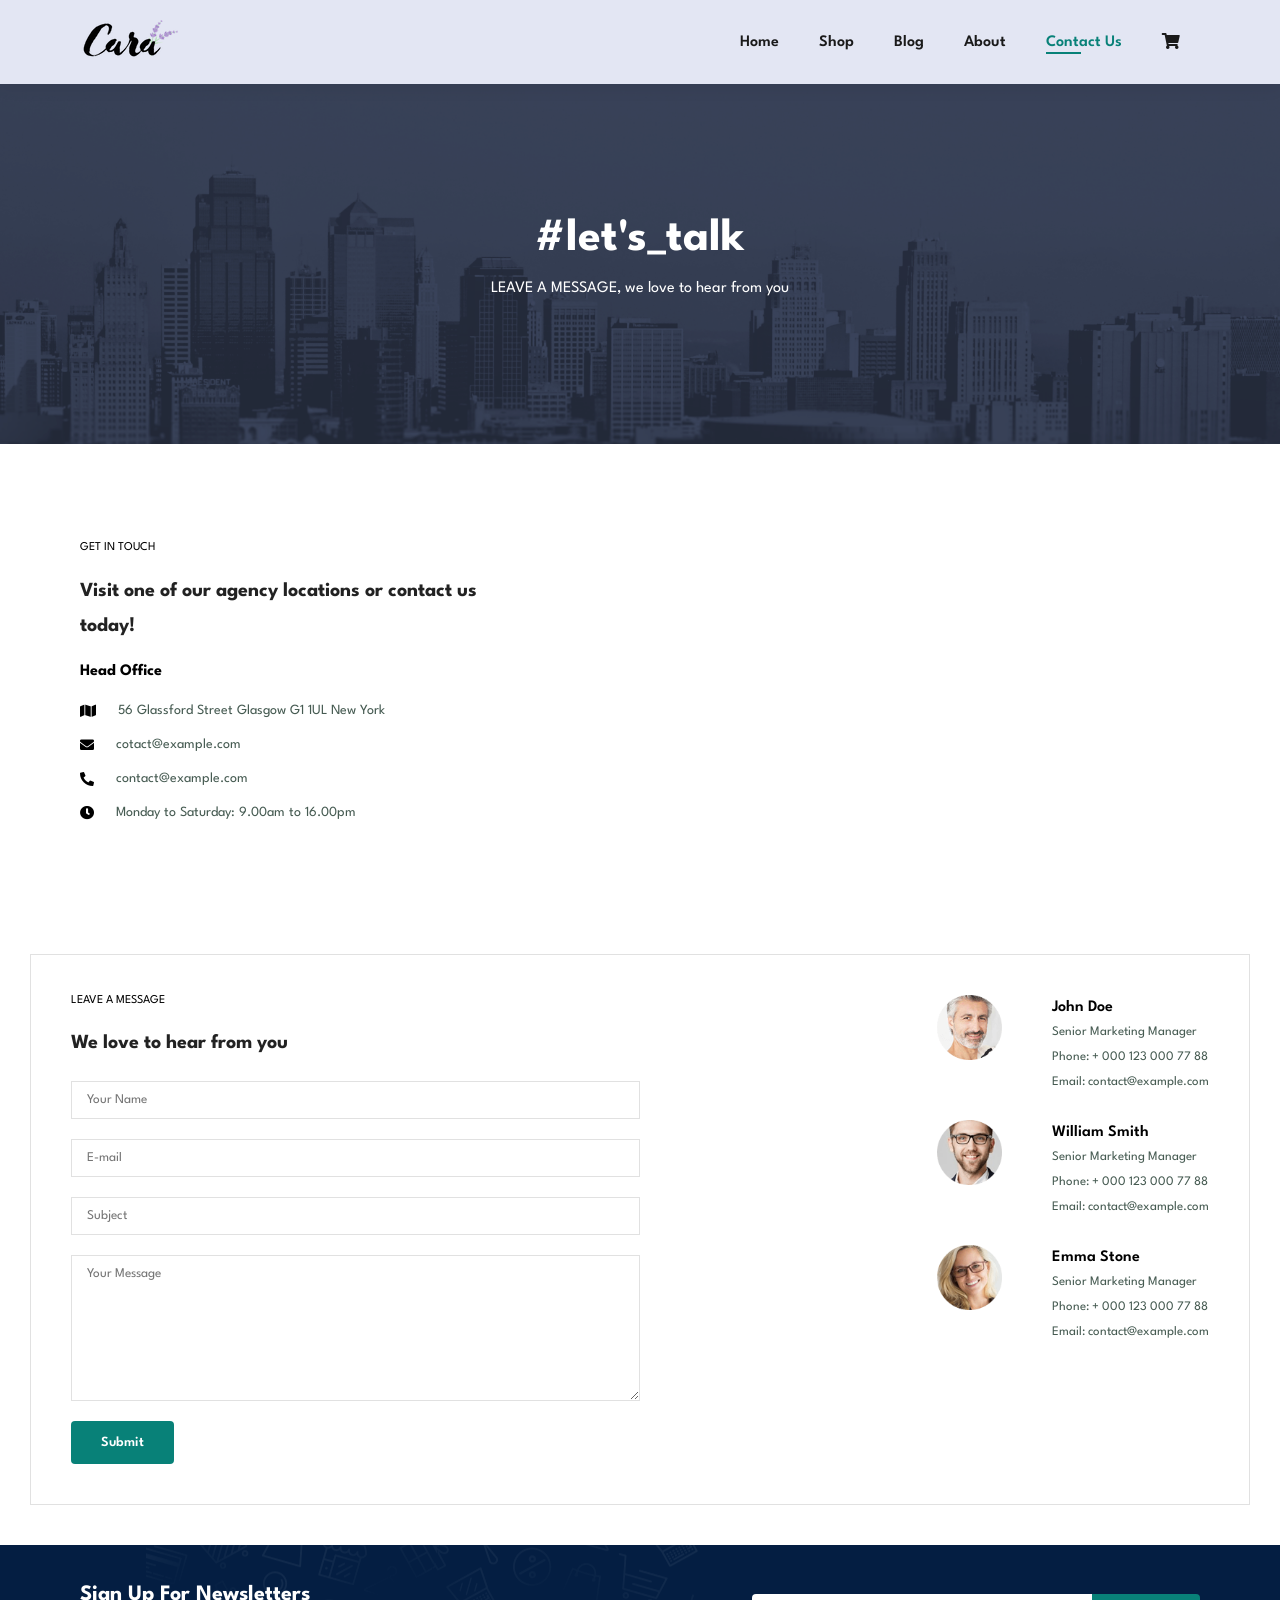
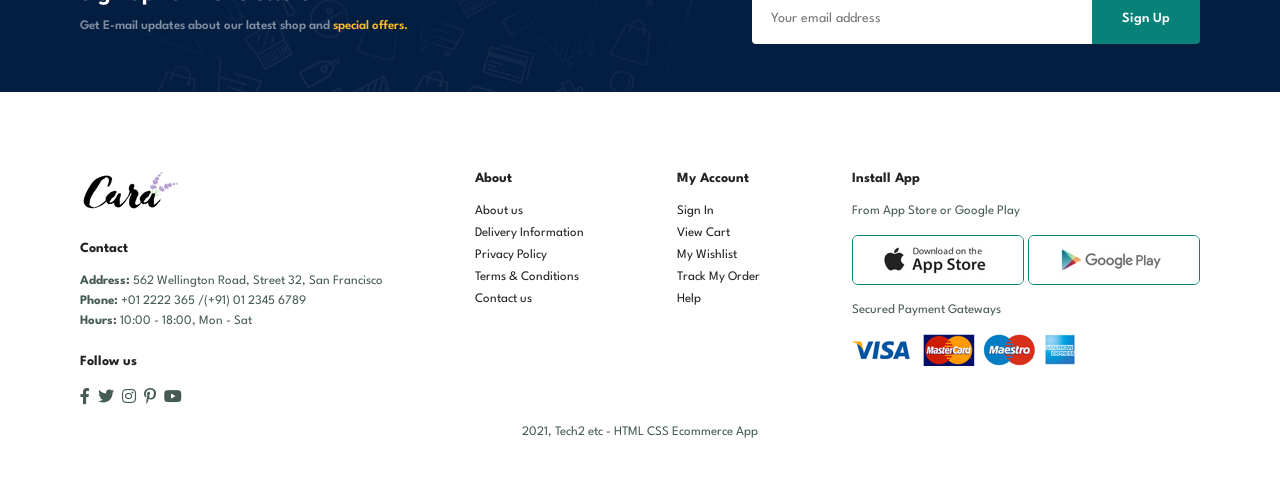
<file: contact.html>
<!DOCTYPE html>
<html lang="en">
  <head>
    <meta charset="UTF-8" />
    <meta name="viewport" content="width=device-width, initial-scale=1.0" />
    <title>Ecommerce Store</title>
    <link
      rel="stylesheet"
      href="https://use.fontawesome.com/releases/v5.15.4/css/all.css"
    />

    <link rel="stylesheet" href="style.css" />
  </head>
  <body>
    <section id="header">
      <a href="#"><img src="/img/logo.png" class="logo" alt="Logo" /></a>

      <div>
        <ul id="navbar">
          <li><a href="index.html">Home</a></li>
          <li><a href="shop.html">Shop</a></li>
          <li><a href="blog.html">Blog</a></li>
          <li><a href="about.html">About</a></li>
          <li><a class="active" href="contact.html">Contact Us</a></li>
          <li id="lg-bag">
            <a href="cart.html"><i class="fas fa-shopping-cart"> </i></a>
          </li>
          <a href="#" id="close"> <i class="fas fa-times"></i> </a>
        </ul>
      </div>

      <div id="mobile">
        <a href="cart.html"><i class="fas fa-shopping-cart"> </i></a>
        <i id="bar" class="fas fa-outdent"></i>
      </div>
    </section>

    <section id="page-header" class="about-header">
      <h2>#let's_talk</h2>
      <p>LEAVE A MESSAGE, we love to hear from you</p>
    </section>

    <section id="contact-details" class="section-p1">
      <div class="details">
        <span>GET IN TOUCH</span>
        <h2>Visit one of our agency locations or contact us today!</h2>
        <h3>Head Office</h3>
        <div>
          <li>
            <i class="fas fa-map"></i>
            <p>56 Glassford Street Glasgow G1 1UL New York</p>
          </li>

          <li>
            <i class="fas fa-envelope"></i>
            <p>cotact@example.com</p>
          </li>

          <li>
            <i class="fas fa-phone-alt"></i>
            <p>contact@example.com</p>
          </li>

          <li>
            <i class="fas fa-clock"></i>
            <p>Monday to Saturday: 9.00am to 16.00pm</p>
          </li>
        </div>
      </div>

      <div class="map">
        <iframe
          src="https://www.google.com/maps/embed?pb=!1m18!1m12!1m3!1d3358.1736695407067!2d71.78930817545572!3d32.68142707370381!2m3!1f0!2f0!3f0!3m2!1i1024!2i768!4f13.1!3m3!1m2!1s0x392730edd7b69295%3A0x555ce28c5c807cd9!2sNamal%20University%20Mianwali!5e0!3m2!1sen!2s!4v1756555654456!5m2!1sen!2s"
          width="600"
          height="450"
          style="border: 0"
          allowfullscreen=""
          loading="lazy"
          referrerpolicy="no-referrer-when-downgrade"
        ></iframe>
      </div>
    </section>

    <section id="form-details">
        <form action="">
            <span>LEAVE A MESSAGE</span>
            <h2>We love to hear from you</h2>
            <input type="text" placeholder="Your Name" >
            <input type="text" placeholder="E-mail" >
            <input type="text" placeholder="Subject" >
            <textarea
              name=""
              id=""
              cols="30"
              rows="10"
              placeholder="Your Message" ></textarea>
            <button class="normal">Submit</button>
        </form>

        <div class="people">
            <div>
                <img src="img/people/1.png" alt="">
                <p><span>John Doe</span> Senior Marketing Manager <br> Phone: + 000 123 000 77 88 <br> Email: contact@example.com</p>
            </div>

            <div>
                <img src="img/people/2.png" alt="">
                <p><span>William Smith</span> Senior Marketing Manager <br> Phone: + 000 123 000 77 88 <br> Email: contact@example.com </p>
            </div>

            <div>
                <img src="img/people/3.png" alt="">
                <p><span>Emma Stone</span> Senior Marketing Manager <br> Phone: + 000 123 000 77 88 <br> Email: contact@example.com</p>
            </div>
    </section>

    <section id="newsletter" class="section-p1 section-m1">
      <div class="newstext">
        <h4>Sign Up For Newsletters</h4>
        <p>
          Get E-mail updates about our latest shop and
          <span>special offers.</span>
        </p>
      </div>

      <div class="form">
        <input type="text" placeholder="Your email address" />
        <button class="normal">Sign Up</button>
      </div>
    </section>

    <footer class="section-p1">
      <div class="col">
        <img class="logo" src="img/logo.png" alt="logo" />
        <h4>Contact</h4>
        <p>
          <strong>Address:</strong> 562 Wellington Road, Street 32, San
          Francisco
        </p>
        <p><strong>Phone:</strong> +01 2222 365 /(+91) 01 2345 6789</p>
        <p><strong>Hours:</strong> 10:00 - 18:00, Mon - Sat</p>
        <div class="follow">
          <h4>Follow us</h4>
          <div class="icon">
            <i class="fab fa-facebook-f"></i>
            <i class="fab fa-twitter"></i>
            <i class="fab fa-instagram"></i>
            <i class="fab fa-pinterest-p"></i>
            <i class="fab fa-youtube"></i>
          </div>
        </div>
      </div>

      <div class="col">
        <h4>About</h4>
        <a href="#">About us</a>
        <a href="#">Delivery Information</a>
        <a href="#">Privacy Policy</a>
        <a href="#">Terms & Conditions</a>
        <a href="#">Contact us</a>
      </div>

      <div class="col">
        <h4>My Account</h4>
        <a href="#">Sign In</a>
        <a href="#">View Cart</a>
        <a href="#">My Wishlist</a>
        <a href="#">Track My Order</a>
        <a href="#">Help</a>
      </div>

      <div class="col install">
        <h4>Install App</h4>
        <p>From App Store or Google Play</p>
        <div class="row">
          <img src="img/pay/app.jpg" alt="" />
          <img src="img/pay/play.jpg" alt="" />
        </div>
        <p>Secured Payment Gateways</p>
        <img src="img/pay/pay.png" alt="" />
      </div>

      <div class="copyright">
        <p>2021, Tech2 etc - HTML CSS Ecommerce App</p>
      </div>
    </footer>

    <script src="script.js"></script>
  </body>
</html>
</file>
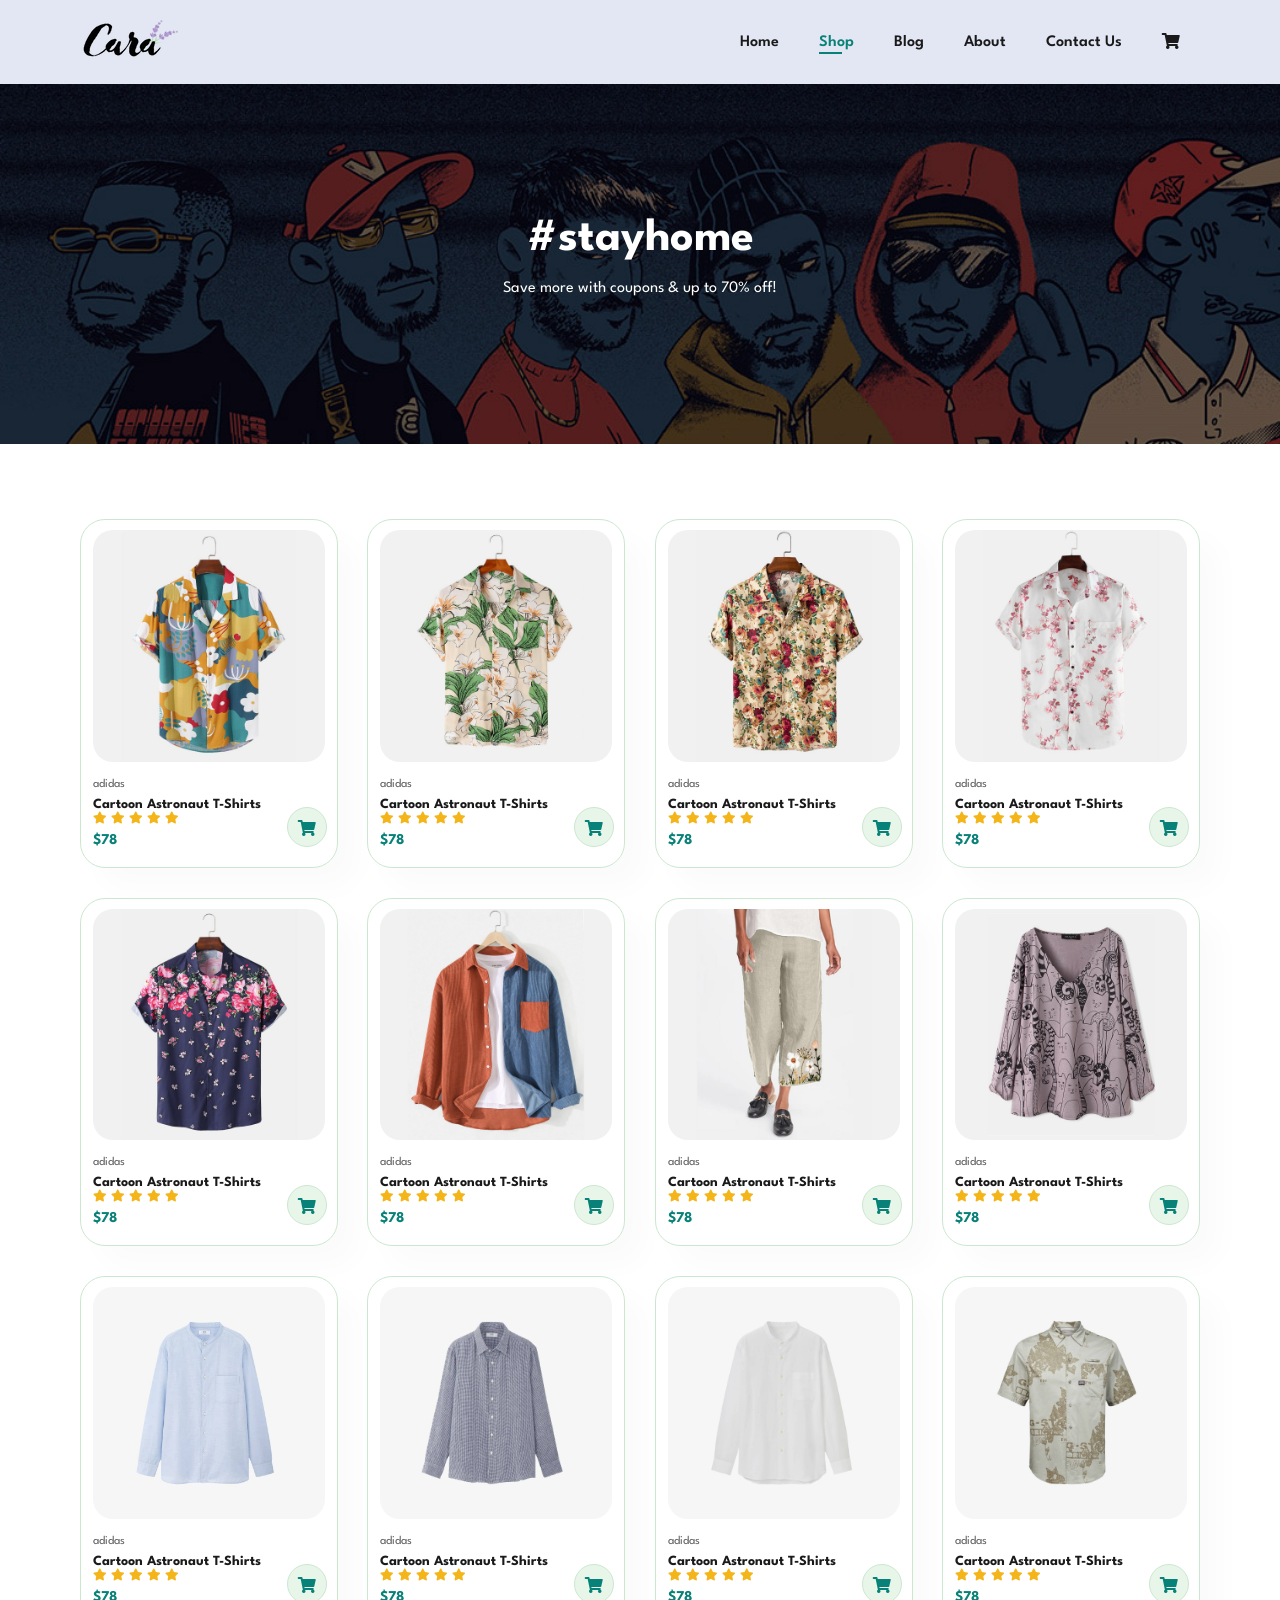
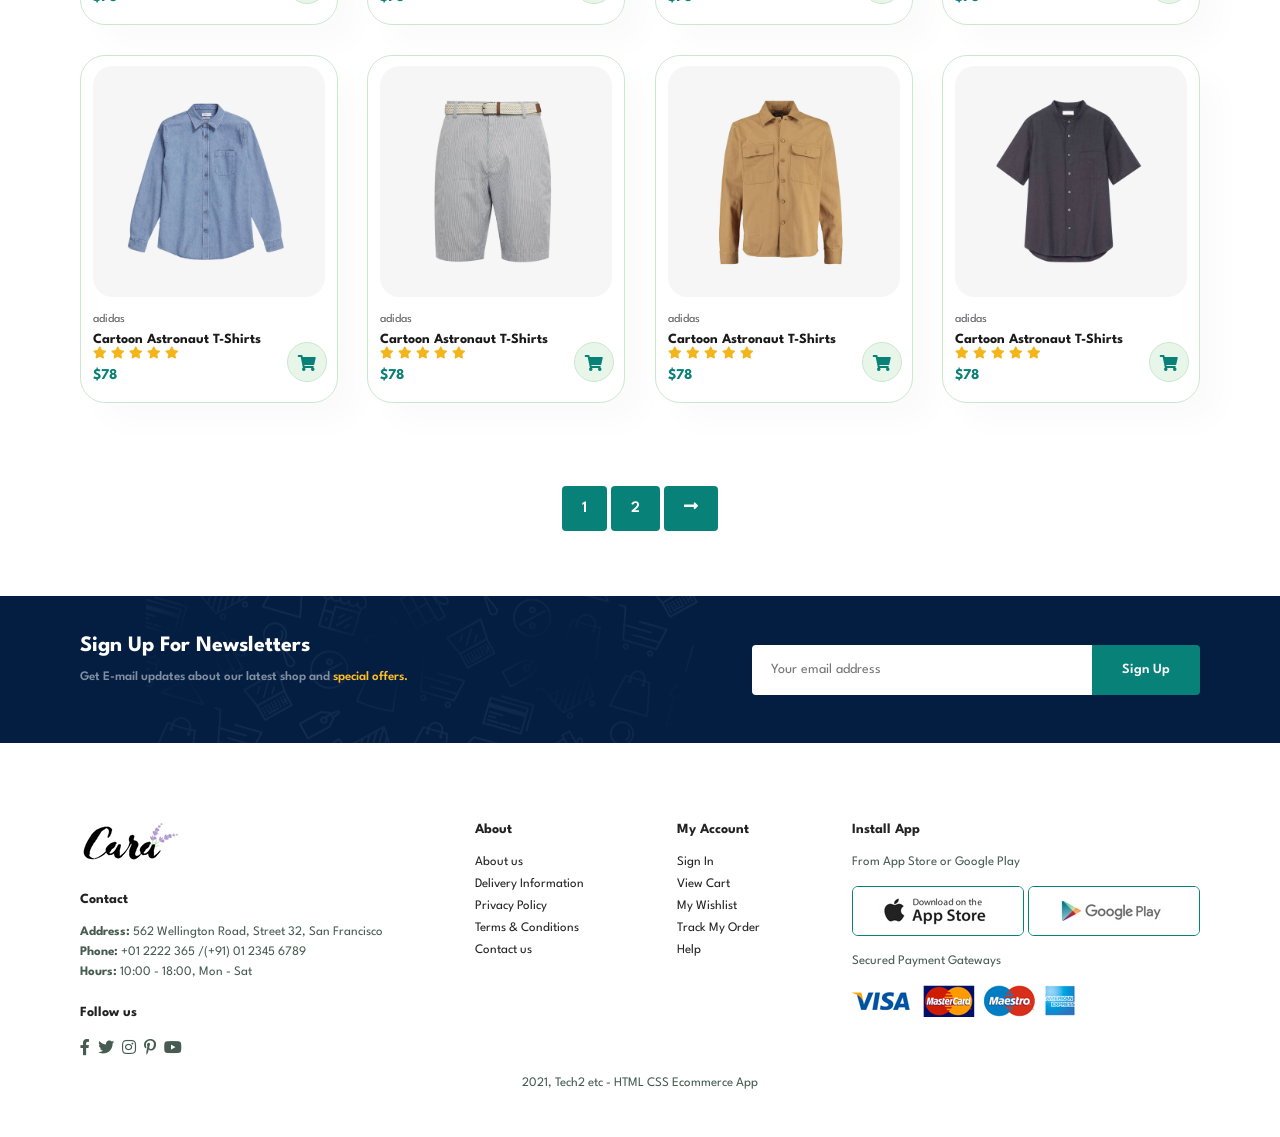
<file: shop.html>
<!DOCTYPE html>
<html lang="en">
  <head>
    <meta charset="UTF-8" />
    <meta name="viewport" content="width=device-width, initial-scale=1.0" />
    <title>Ecommerce Store</title>
    <link
      rel="stylesheet"
      href="https://use.fontawesome.com/releases/v5.15.4/css/all.css"
    />

    <link rel="stylesheet" href="style.css" />
  </head>
  <body>
    <section id="header"> 
      <a href="#"><img src="/img/logo.png" class="logo" alt="Logo" /></a>

      <div>
        <ul id="navbar">
          <li><a href="index.html">Home</a></li>
          <li><a class="active" href="shop.html">Shop</a></li>
          <li><a href="blog.html">Blog</a></li>
          <li><a href="about.html">About</a></li>
          <li><a href="contact.html">Contact Us</a></li>
          <li id="lg-bag"><a href="cart.html"><i class="fas fa-shopping-cart"> </i></a></li>
          <a href="#" id="close"> <i class="fas fa-times"></i> </a>
        </ul>
      </div>

      <div id="mobile">
        <a href="cart.html"><i class="fas fa-shopping-cart"> </i></a>
        <i id="bar" class="fas fa-outdent"></i>
        </i>
      </div>
    </section>

    <section id="page-header">
        <h2>#stayhome</h2>
        <p>Save more with coupons & up to 70% off!</p>
    </section>


    <section id="product1" class="section-p1">
      <div class="pro-container">
        <div class="pro" onclick="window.location.href='single_product.html';">
          <img src="img/products/f1.jpg" alt="">
          <div class="des">
              <span>adidas</span>
              <h5>Cartoon Astronaut T-Shirts</h5>
              <div class="star">
                  <i class="fas fa-star"></i>
                  <i class="fas fa-star"></i>
                  <i class="fas fa-star"></i>
                  <i class="fas fa-star"></i>
                  <i class="fas fa-star"></i>
              </div>
              <h4>$78</h4>
          </div>
          <a href="#"> <i class="fas fa-shopping-cart cart"> </i></a>
        </div>

        <div class="pro">
          <img src="img/products/f2.jpg" alt="">
          <div class="des">
              <span>adidas</span>
              <h5>Cartoon Astronaut T-Shirts</h5>
              <div class="star">
                  <i class="fas fa-star"></i>
                  <i class="fas fa-star"></i>
                  <i class="fas fa-star"></i>
                  <i class="fas fa-star"></i>
                  <i class="fas fa-star"></i>
              </div>
              <h4>$78</h4>
          </div>
          <a href="#"> <i class="fas fa-shopping-cart cart"> </i></a>
        </div>

        <div class="pro">
          <img src="img/products/f3.jpg" alt="">
          <div class="des">
              <span>adidas</span>
              <h5>Cartoon Astronaut T-Shirts</h5>
              <div class="star">
                  <i class="fas fa-star"></i>
                  <i class="fas fa-star"></i>
                  <i class="fas fa-star"></i>
                  <i class="fas fa-star"></i>
                  <i class="fas fa-star"></i>
              </div>
              <h4>$78</h4>
          </div>
          <a href="#"> <i class="fas fa-shopping-cart cart"> </i></a>
        </div>

        <div class="pro">
          <img src="img/products/f4.jpg" alt="">
          <div class="des">
              <span>adidas</span>
              <h5>Cartoon Astronaut T-Shirts</h5>
              <div class="star">
                  <i class="fas fa-star"></i>
                  <i class="fas fa-star"></i>
                  <i class="fas fa-star"></i>
                  <i class="fas fa-star"></i>
                  <i class="fas fa-star"></i>
              </div>
              <h4>$78</h4>
          </div>
          <a href="#"> <i class="fas fa-shopping-cart cart"> </i></a>
        </div>

        <div class="pro">
          <img src="img/products/f5.jpg" alt="">
          <div class="des">
              <span>adidas</span>
              <h5>Cartoon Astronaut T-Shirts</h5>
              <div class="star">
                  <i class="fas fa-star"></i>
                  <i class="fas fa-star"></i>
                  <i class="fas fa-star"></i>
                  <i class="fas fa-star"></i>
                  <i class="fas fa-star"></i>
              </div>
              <h4>$78</h4>
          </div>
          <a href="#"> <i class="fas fa-shopping-cart cart"> </i></a>
        </div>

        <div class="pro">
          <img src="img/products/f6.jpg" alt="">
          <div class="des">
              <span>adidas</span>
              <h5>Cartoon Astronaut T-Shirts</h5>
              <div class="star">
                  <i class="fas fa-star"></i>
                  <i class="fas fa-star"></i>
                  <i class="fas fa-star"></i>
                  <i class="fas fa-star"></i>
                  <i class="fas fa-star"></i>
              </div>
              <h4>$78</h4>
          </div>
          <a href="#"> <i class="fas fa-shopping-cart cart"> </i></a>
        </div>

        <div class="pro">
          <img src="img/products/f7.jpg" alt="">
          <div class="des">
              <span>adidas</span>
              <h5>Cartoon Astronaut T-Shirts</h5>
              <div class="star">
                  <i class="fas fa-star"></i>
                  <i class="fas fa-star"></i>
                  <i class="fas fa-star"></i>
                  <i class="fas fa-star"></i>
                  <i class="fas fa-star"></i>
              </div>
              <h4>$78</h4>
          </div>
          <a href="#"> <i class="fas fa-shopping-cart cart"> </i></a>
        </div>

        <div class="pro">
          <img src="img/products/f8.jpg" alt="">
          <div class="des">
              <span>adidas</span>
              <h5>Cartoon Astronaut T-Shirts</h5>
              <div class="star">
                  <i class="fas fa-star"></i>
                  <i class="fas fa-star"></i>
                  <i class="fas fa-star"></i>
                  <i class="fas fa-star"></i>
                  <i class="fas fa-star"></i>
              </div>
              <h4>$78</h4>
          </div>
          <a href="#"> <i class="fas fa-shopping-cart cart"> </i></a>
        </div>

        <div class="pro">
          <img src="img/products/n1.jpg" alt="">
          <div class="des">
              <span>adidas</span>
              <h5>Cartoon Astronaut T-Shirts</h5>
              <div class="star">
                  <i class="fas fa-star"></i>
                  <i class="fas fa-star"></i>
                  <i class="fas fa-star"></i>
                  <i class="fas fa-star"></i>
                  <i class="fas fa-star"></i>
              </div>
              <h4>$78</h4>
          </div>
          <a href="#"> <i class="fas fa-shopping-cart cart"> </i></a>
        </div>

        <div class="pro">
          <img src="img/products/n2.jpg" alt="">
          <div class="des">
              <span>adidas</span>
              <h5>Cartoon Astronaut T-Shirts</h5>
              <div class="star">
                  <i class="fas fa-star"></i>
                  <i class="fas fa-star"></i>
                  <i class="fas fa-star"></i>
                  <i class="fas fa-star"></i>
                  <i class="fas fa-star"></i>
              </div>
              <h4>$78</h4>
          </div>
          <a href="#"> <i class="fas fa-shopping-cart cart"> </i></a>
        </div>

        <div class="pro">
          <img src="img/products/n3.jpg" alt="">
          <div class="des">
              <span>adidas</span>
              <h5>Cartoon Astronaut T-Shirts</h5>
              <div class="star">
                  <i class="fas fa-star"></i>
                  <i class="fas fa-star"></i>
                  <i class="fas fa-star"></i>
                  <i class="fas fa-star"></i>
                  <i class="fas fa-star"></i>
              </div>
              <h4>$78</h4>
          </div>
          <a href="#"> <i class="fas fa-shopping-cart cart"> </i></a>
        </div>

        <div class="pro">
          <img src="img/products/n4.jpg" alt="">
          <div class="des">
              <span>adidas</span>
              <h5>Cartoon Astronaut T-Shirts</h5>
              <div class="star">
                  <i class="fas fa-star"></i>
                  <i class="fas fa-star"></i>
                  <i class="fas fa-star"></i>
                  <i class="fas fa-star"></i>
                  <i class="fas fa-star"></i>
              </div>
              <h4>$78</h4>
          </div>
          <a href="#"> <i class="fas fa-shopping-cart cart"> </i></a>
        </div>

        <div class="pro">
          <img src="img/products/n5.jpg" alt="">
          <div class="des">
              <span>adidas</span>
              <h5>Cartoon Astronaut T-Shirts</h5>
              <div class="star">
                  <i class="fas fa-star"></i>
                  <i class="fas fa-star"></i>
                  <i class="fas fa-star"></i>
                  <i class="fas fa-star"></i>
                  <i class="fas fa-star"></i>
              </div>
              <h4>$78</h4>
          </div>
          <a href="#"> <i class="fas fa-shopping-cart cart"> </i></a>
        </div>

        <div class="pro">
          <img src="img/products/n6.jpg" alt="">
          <div class="des">
              <span>adidas</span>
              <h5>Cartoon Astronaut T-Shirts</h5>
              <div class="star">
                  <i class="fas fa-star"></i>
                  <i class="fas fa-star"></i>
                  <i class="fas fa-star"></i>
                  <i class="fas fa-star"></i>
                  <i class="fas fa-star"></i>
              </div>
              <h4>$78</h4>
          </div>
          <a href="#"> <i class="fas fa-shopping-cart cart"> </i></a>
        </div>

        <div class="pro">
          <img src="img/products/n7.jpg" alt="">
          <div class="des">
              <span>adidas</span>
              <h5>Cartoon Astronaut T-Shirts</h5>
              <div class="star">
                  <i class="fas fa-star"></i>
                  <i class="fas fa-star"></i>
                  <i class="fas fa-star"></i>
                  <i class="fas fa-star"></i>
                  <i class="fas fa-star"></i>
              </div>
              <h4>$78</h4>
          </div>
          <a href="#"> <i class="fas fa-shopping-cart cart"> </i></a>
        </div>

        <div class="pro">
          <img src="img/products/n8.jpg" alt="">
          <div class="des">
              <span>adidas</span>
              <h5>Cartoon Astronaut T-Shirts</h5>
              <div class="star">
                  <i class="fas fa-star"></i>
                  <i class="fas fa-star"></i>
                  <i class="fas fa-star"></i>
                  <i class="fas fa-star"></i>
                  <i class="fas fa-star"></i>
              </div>
              <h4>$78</h4>
          </div>
          <a href="#"> <i class="fas fa-shopping-cart cart"> </i></a>
        </div>
      </div>
    </section>

    <section id="pagination" class="section-p1">
        <a href="#">1</a>
        <a href="#">2</a>
        <a href="#"><i class="fas fa-long-arrow-alt-right"></i></a>
    </section>

    <section id="newsletter" class="section-p1 section-m1" >
      <div class="newstext">
        <h4>Sign Up For Newsletters</h4>
        <p>Get E-mail updates about our latest shop and <span>special offers.</span></p>
      </div>

      <div class="form">
        <input type="text" placeholder="Your email address" >
        <button class="normal">Sign Up</button>
      </div>
    </section>

    <footer class="section-p1">
      <div class="col">
        <img class="logo" src="img/logo.png" alt="logo">
        <h4>Contact</h4>
        <p><strong>Address:</strong> 562 Wellington Road, Street 32, San Francisco</p>
        <p><strong>Phone:</strong> +01 2222 365 /(+91) 01 2345 6789</p>
        <p><strong>Hours:</strong> 10:00 - 18:00, Mon - Sat</p>
        <div class="follow">
          <h4>Follow us</h4>
          <div class="icon">
            <i class="fab fa-facebook-f"></i>
            <i class="fab fa-twitter"></i>
            <i class="fab fa-instagram"></i>
            <i class="fab fa-pinterest-p"></i>
            <i class="fab fa-youtube"></i>
          </div>
        </div>
      </div>

      <div class="col">
        <h4>About</h4>
        <a href="#">About us</a>
        <a href="#">Delivery Information</a>
        <a href="#">Privacy Policy</a>
        <a href="#">Terms & Conditions</a>
        <a href="#">Contact us</a>
      </div>

      <div class="col">
        <h4>My Account</h4>
        <a href="#">Sign In</a>
        <a href="#">View Cart</a>
        <a href="#">My Wishlist</a>
        <a href="#">Track My Order</a>
        <a href="#">Help</a>
      </div>

      <div class="col install">
        <h4>Install App</h4>
        <p>From App Store or Google Play</p>
        <div class="row">
          <img src="img/pay/app.jpg" alt="">
          <img src="img/pay/play.jpg" alt="">
        </div>
        <p>Secured Payment Gateways</p>
        <img src="img/pay/pay.png" alt="">
      </div>

      <div class="copyright">
        <p>2021, Tech2 etc - HTML CSS Ecommerce App</p>
      </div>
    </footer>


    <script src="script.js"></script>
  </body>
</html>
</file>
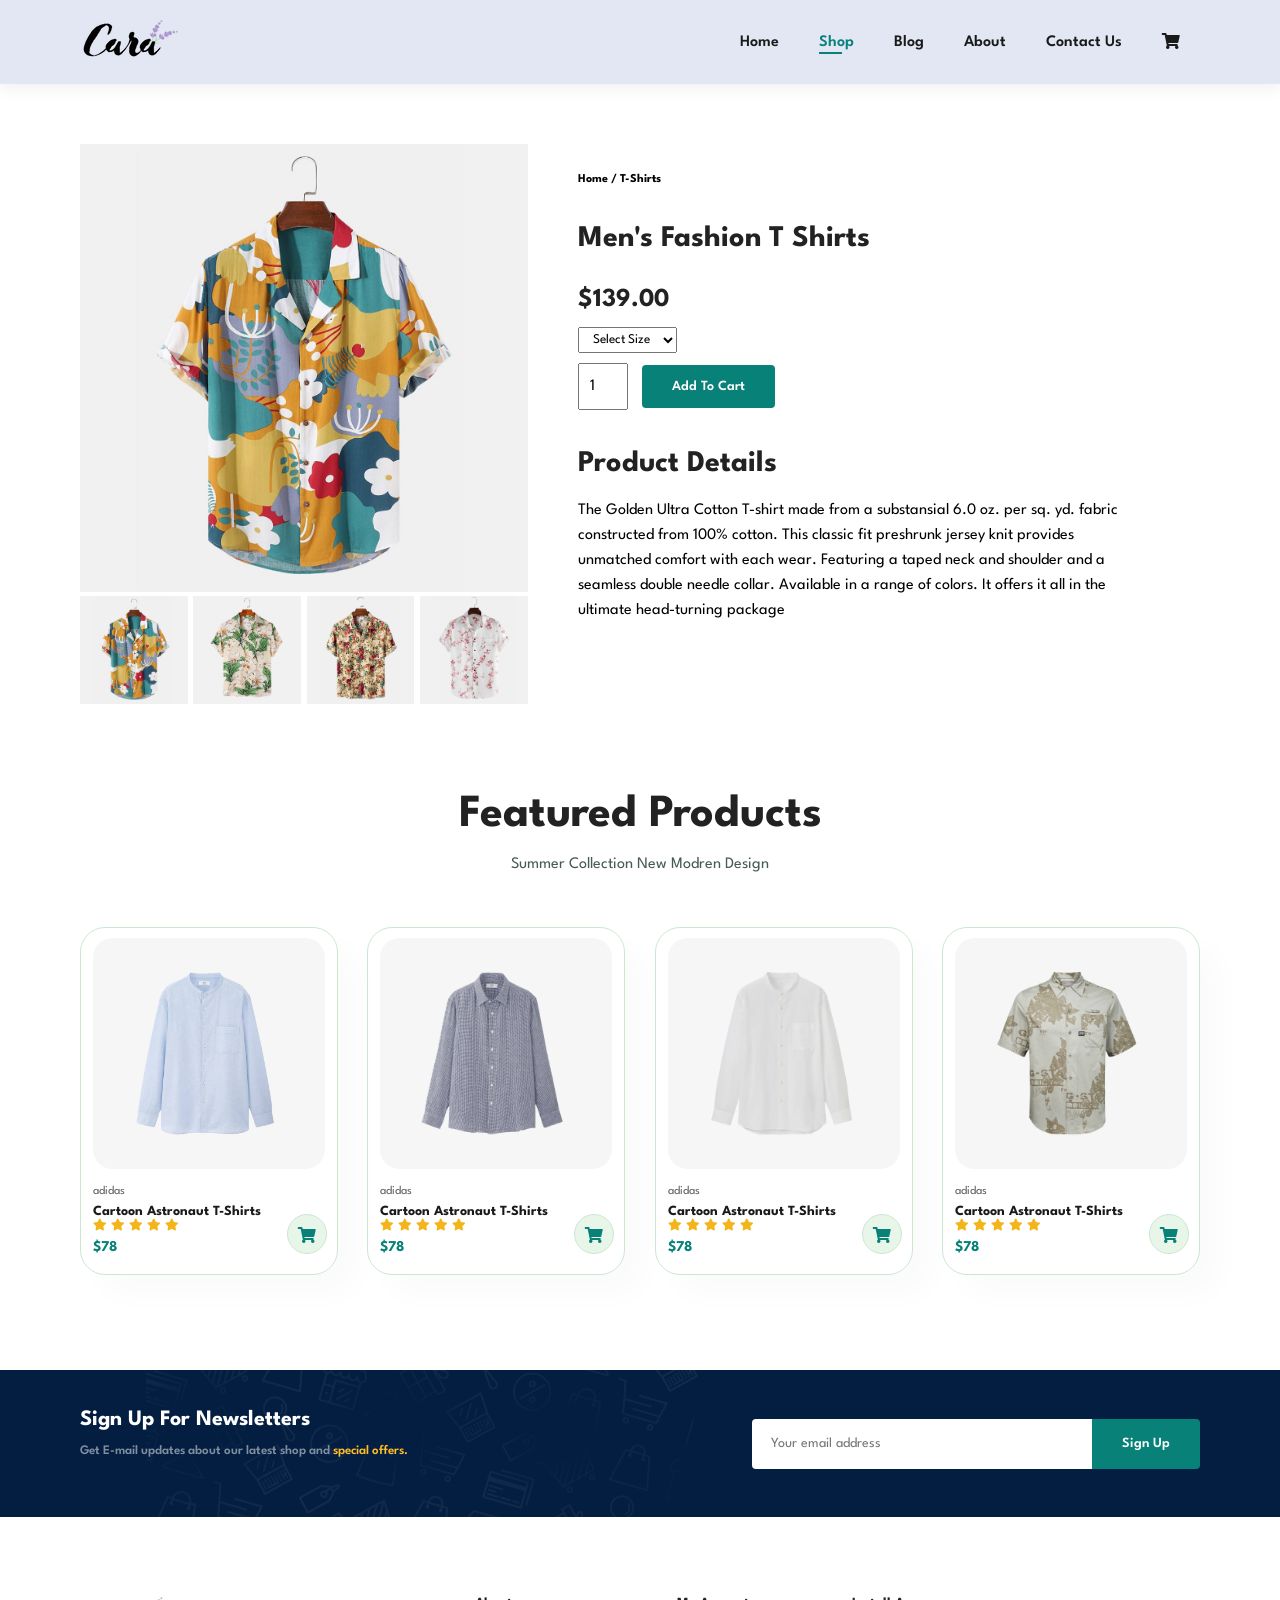
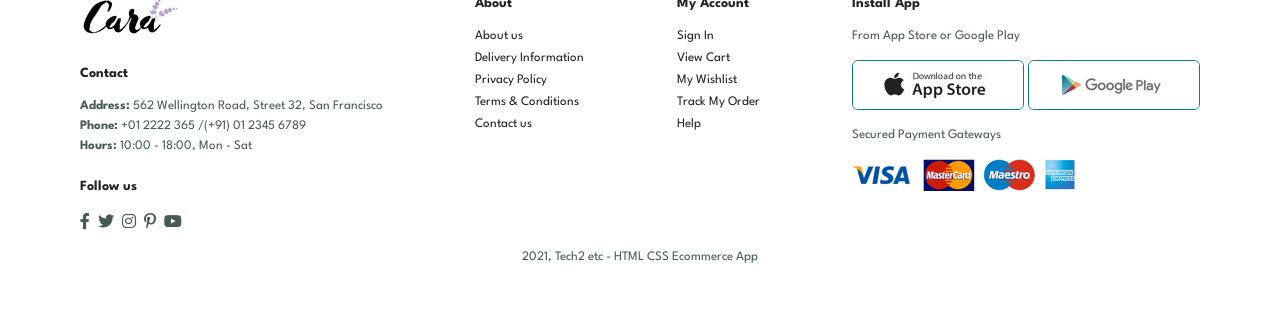
<file: single_product.html>
<!DOCTYPE html>
<html lang="en">
  <head>
    <meta charset="UTF-8" />
    <meta name="viewport" content="width=device-width, initial-scale=1.0" />
    <title>Ecommerce Store</title>
    <link
      rel="stylesheet"
      href="https://use.fontawesome.com/releases/v5.15.4/css/all.css"
    />

    <link rel="stylesheet" href="style.css" />
  </head>
  <body>
    <section id="header">
      <a href="#"><img src="/img/logo.png" class="logo" alt="Logo" /></a>

      <div>
        <ul id="navbar">
          <li><a href="index.html">Home</a></li>
          <li><a class="active" href="shop.html">Shop</a></li>
          <li><a href="blog.html">Blog</a></li>
          <li><a href="about.html">About</a></li>
          <li><a href="contact.html">Contact Us</a></li>
          <li id="lg-bag">
            <a href="cart.html"><i class="fas fa-shopping-cart"> </i></a>
          </li>
          <a href="#" id="close"> <i class="fas fa-times"></i> </a>
        </ul>
      </div>

      <div id="mobile">
        <a href="cart.html"><i class="fas fa-shopping-cart"> </i></a>
        <i id="bar" class="fas fa-outdent"></i>
      </div>
    </section>

    <section id="pro-details" class="section-p1">
      <div class="single-pro-img">
        <img src="img/products/f1.jpg" width="100%" id="MainImg" alt="" />

        <div class="small-img-group">
          <div class="small-img-col">
            <img src="img/products/f1.jpg" width="100%" class="small-img" />
          </div>
          <div class="small-img-col">
            <img src="img/products/f2.jpg" width="100%" class="small-img" />
          </div>
          <div class="small-img-col">
            <img src="img/products/f3.jpg" width="100%" class="small-img" />
          </div>
          <div class="small-img-col">
            <img src="img/products/f4.jpg" width="100%" class="small-img" />
          </div>
        </div>
      </div>
      <div class="single-pro-details">
        <h6>Home / T-Shirts</h6>
        <h4>Men's Fashion T Shirts</h4>
        <h2>$139.00</h2>
        <select>
          <option>Select Size</option>
          <option>Small</option>
          <option>Medium</option>
          <option>Large</option>
          <option>XL</option>
          <option>XXL</option>
        </select>
        <input type="number" value="1" />
        <button class="normal">Add To Cart</button>
        <h4>Product Details</h4>
        <span
          >The Golden Ultra Cotton T-shirt made from a substansial 6.0 oz. per
          sq. yd. fabric constructed from 100% cotton. This classic fit
          preshrunk jersey knit provides unmatched comfort with each wear.
          Featuring a taped neck and shoulder and a seamless double needle
          collar. Available in a range of colors. It offers it all in the
          ultimate head-turning package</span
        >
      </div>
    </section>

    <section id="product1" class="section-p1">
      <h2>Featured Products</h2>
      <p>Summer Collection New Modren Design</p>
      <div class="pro-container">
        <div class="pro">
          <img src="img/products/n1.jpg" alt="">
          <div class="des">
              <span>adidas</span>
              <h5>Cartoon Astronaut T-Shirts</h5>
              <div class="star">
                  <i class="fas fa-star"></i>
                  <i class="fas fa-star"></i>
                  <i class="fas fa-star"></i>
                  <i class="fas fa-star"></i>
                  <i class="fas fa-star"></i>
              </div>
              <h4>$78</h4>
          </div>
          <a href="#"> <i class="fas fa-shopping-cart cart"> </i></a>
        </div>

        <div class="pro">
          <img src="img/products/n2.jpg" alt="">
          <div class="des">
              <span>adidas</span>
              <h5>Cartoon Astronaut T-Shirts</h5>
              <div class="star">
                  <i class="fas fa-star"></i>
                  <i class="fas fa-star"></i>
                  <i class="fas fa-star"></i>
                  <i class="fas fa-star"></i>
                  <i class="fas fa-star"></i>
              </div>
              <h4>$78</h4>
          </div>
          <a href="#"> <i class="fas fa-shopping-cart cart"> </i></a>
        </div>

        <div class="pro">
          <img src="img/products/n3.jpg" alt="">
          <div class="des">
              <span>adidas</span>
              <h5>Cartoon Astronaut T-Shirts</h5>
              <div class="star">
                  <i class="fas fa-star"></i>
                  <i class="fas fa-star"></i>
                  <i class="fas fa-star"></i>
                  <i class="fas fa-star"></i>
                  <i class="fas fa-star"></i>
              </div>
              <h4>$78</h4>
          </div>
          <a href="#"> <i class="fas fa-shopping-cart cart"> </i></a>
        </div>

        <div class="pro">
          <img src="img/products/n4.jpg" alt="">
          <div class="des">
              <span>adidas</span>
              <h5>Cartoon Astronaut T-Shirts</h5>
              <div class="star">
                  <i class="fas fa-star"></i>
                  <i class="fas fa-star"></i>
                  <i class="fas fa-star"></i>
                  <i class="fas fa-star"></i>
                  <i class="fas fa-star"></i>
              </div>
              <h4>$78</h4>
          </div>
          <a href="#"> <i class="fas fa-shopping-cart cart"> </i></a>
        </div>
       
    </section>

    <section id="newsletter" class="section-p1 section-m1">
      <div class="newstext">
        <h4>Sign Up For Newsletters</h4>
        <p>
          Get E-mail updates about our latest shop and
          <span>special offers.</span>
        </p>
      </div>

      <div class="form">
        <input type="text" placeholder="Your email address" />
        <button class="normal">Sign Up</button>
      </div>
    </section>

    <footer class="section-p1">
      <div class="col">
        <img class="logo" src="img/logo.png" alt="logo" />
        <h4>Contact</h4>
        <p>
          <strong>Address:</strong> 562 Wellington Road, Street 32, San
          Francisco
        </p>
        <p><strong>Phone:</strong> +01 2222 365 /(+91) 01 2345 6789</p>
        <p><strong>Hours:</strong> 10:00 - 18:00, Mon - Sat</p>
        <div class="follow">
          <h4>Follow us</h4>
          <div class="icon">
            <i class="fab fa-facebook-f"></i>
            <i class="fab fa-twitter"></i>
            <i class="fab fa-instagram"></i>
            <i class="fab fa-pinterest-p"></i>
            <i class="fab fa-youtube"></i>
          </div>
        </div>
      </div>

      <div class="col">
        <h4>About</h4>
        <a href="#">About us</a>
        <a href="#">Delivery Information</a>
        <a href="#">Privacy Policy</a>
        <a href="#">Terms & Conditions</a>
        <a href="#">Contact us</a>
      </div>

      <div class="col">
        <h4>My Account</h4>
        <a href="#">Sign In</a>
        <a href="#">View Cart</a>
        <a href="#">My Wishlist</a>
        <a href="#">Track My Order</a>
        <a href="#">Help</a>
      </div>

      <div class="col install">
        <h4>Install App</h4>
        <p>From App Store or Google Play</p>
        <div class="row">
          <img src="img/pay/app.jpg" alt="" />
          <img src="img/pay/play.jpg" alt="" />
        </div>
        <p>Secured Payment Gateways</p>
        <img src="img/pay/pay.png" alt="" />
      </div>

      <div class="copyright">
        <p>2021, Tech2 etc - HTML CSS Ecommerce App</p>
      </div>
    </footer>

    <script>
        var MainImg = document.getElementById('MainImg');
        var smallimg = document.getElementsByClassName('small-img');

        smallimg[0].onclick = function(){
            MainImg.src = smallimg[0].src
        }
        smallimg[1].onclick = function(){
            MainImg.src = smallimg[1].src
        }
        smallimg[2].onclick = function(){
            MainImg.src = smallimg[2].src
        }
        smallimg[3].onclick = function(){
            MainImg.src = smallimg[3].src
        }
    </script>

    <script src="script.js"></script>
  </body>
</html>
</file>
<file: style.css>
@import url("https://fonts.googleapis.com/css2?family=Spartan:wght@100;200;300;400;500;600;700;800;900&display=swap");
* {
  margin: 0;
  padding: 0;
  box-sizing: border-box;
  font-family: "Spartan", sans-serif;
}

h1 {
  font-size: 50px;
  line-height: 64px;
  color: #222;
}

h2 {
  font-size: 46px;
  line-height: 54px;
  color: #222;
}

h4 {
  font-size: 30px;
  color: #222;
}

h6 {
  font-size: 12px;
  font-weight: 700;
}
p {
  font-size: 16px;
  color: #465b52;
  margin: 15px 0 20px 0;
}

.section-p1 {
  padding: 40px 80px;
}

.section-m1 {
  margin: 40px 0;
}

button.normal {
  font-size: 14px;
  font-weight: 600;
  padding: 15px 30px;
  color: #000;
  background-color: #fff;
  border-radius: 4px;
  cursor: pointer;
  border: none;
  outline: none;
  transition: 0.2s;
}

button.white {
  font-size: 13px;
  font-weight: 600;
  padding: 11px 18px;
  color: #fff;
  background-color: transparent;
  cursor: pointer;
  border: 1px solid #fff;
  outline: none;
  transition: 0.2s;
}

body {
  width: 100%;
}

/* Header  */

#header {
  display: flex;
  justify-content: space-between;
  align-items: center;
  padding: 20px 80px;
  background: #e3e6f3;
  box-shadow: 0 5px 15px rgba(0, 0, 0, 0.06);
  z-index: 999;
  position: sticky;
  top: 0;
  left: 0;
}

#navbar {
  display: flex;
  align-items: center;
  justify-content: center;
}

#navbar li {
  list-style: none;
  padding: 0 20px;
  position: relative;
}

#navbar li a {
  text-decoration: none;
  font-size: 16px;
  font-weight: 600;
  color: #1a1a1a;
  transition: 0.3s ease;
}

#navbar li a:hover,
#navbar li a.active {
  color: #088178;
}

#navbar li a.active::after,
#navbar li a:hover::after {
  content: "";
  width: 30%;
  height: 2px;
  background: #088178;
  position: absolute;
  bottom: -4px;
  left: 20px;
}

#mobile {
  display: none;
  align-items: center;
}
#close {
  display: none;
}
/*Home Page */

#hero {
  background-image: url("img/hero4.png");
  height: 90vh;
  width: 100%;
  background-size: cover;
  background-position: top 25% right 0;
  padding: 0 80px;
  display: flex;
  flex-direction: column;
  align-items: flex-start;
  justify-content: center;
}

#hero h4 {
  padding-bottom: 15px;
}
#hero h1 {
  color: #088178;
}

#hero button {
  background-image: url(img/button.png);
  background-color: transparent;
  color: #088178;
  border: 0;
  padding: 14px 80px 14px 65px;
  background-repeat: no-repeat;
  cursor: pointer;
  font-weight: 700;
  font-size: 15px;
}
#hero button a{
  text-decoration: none;
  color: #088178;
  transition: 0.2s ease;
}
#hero button a:hover{
  color: #6eb3ae;
}

#feature {
  display: flex;
  align-items: center;
  justify-content: space-between;
  flex-wrap: wrap;
}

#feature .fe-box {
  width: 180px;
  text-align: center;
  padding: 25px 15px;
  box-shadow: 20px 20px 34px rgba(0, 0, 0, 0.03);
  border: 1px solid #cce7d0;
  border-radius: 4px;
  margin: 15px 0;
}

#feature .fe-box:hover {
  width: 180px;
  box-shadow: 30px 30px 54px rgba(0, 0, 0, 0.13);
  padding: 20px 15px;
  border: transparent;
  transition: 0.3s ease;
}

#feature .fe-box img {
  width: 100%;
  margin-bottom: 10px;
}

#feature .fe-box h6 {
  display: inline-block;
  padding: 9px 8px 6px 8px;
  line-height: 1;
  border-radius: 4px;
  color: #088178;
  background-color: #fddde4;
}

#feature .fe-box:nth-child(2) h6 {
  background-color: #cdebbc;
}

#feature .fe-box:nth-child(3) h6 {
  background-color: #d1e8f2;
}
#feature .fe-box:nth-child(4) h6 {
  background-color: #cdd4f8;
}
#feature .fe-box:nth-child(5) h6 {
  background-color: #f6dbf6;
}

#feature .fe-box:nth-child(6) h6 {
  background-color: #fff2e5;
}

#product1 {
  text-align: center;
}

#product1 .pro-container {
  display: flex;
  justify-content: space-between;
  padding-top: 20px;
  flex-wrap: wrap;
}

#product1 .pro {
  width: 23%;
  min-width: 250px;
  padding: 10px 12px;
  border: 1px solid #cce7d0;
  border-radius: 25px;
  cursor: pointer;
  box-shadow: 20px 20px 30px rgba(0, 0, 0, 0.02);
  margin: 15px 0;
  transition: o.2s ease;
  position: relative;
}

#product1 .pro:hover {
  box-shadow: 20px 20px 30px rgba(0, 0, 0, 0.06);
}

#product1 .pro img {
  width: 100%;
  border-radius: 20px;
}

#product1 .pro .des {
  text-align: start;
  padding: 10px 0;
}

#product1 .pro .des span {
  color: #606063;
  font-size: 12px;
}

#product1 .pro .des h5 {
  padding-top: 7px;
  color: #1a1a1a;
  font-size: 14px;
}

#product1 .pro .des i {
  font-size: 12px;
  color: rgba(243, 181, 25);
}
#product1 .pro .des h4 {
  padding-top: 7px;
  font-size: 15px;
  font-weight: 700;
  color: #088178;
}

#product1 .pro .cart {
  width: 40px;
  height: 40px;
  line-height: 40px;
  border-radius: 50px;
  background-color: #e8f6ea;
  color: #088178;
  border: 1px solid #cce7d0;
  position: absolute;
  bottom: 20px;
  right: 10px;
}

#banner {
  display: flex;
  flex-direction: column;
  justify-content: center;
  align-items: center;
  text-align: center;
  background-image: url(img/banner/b2.jpg);
  width: 100%;
  height: 40vh;
  background-size: cover;
  background-position: center;
}

#banner h4 {
  color: #fff;
  font-size: 16px;
}

#banner h2 {
  color: #fff;
  font-size: 30px;
  padding: 10px 0;
}

#banner h2 span {
  color: #ef3636;
}

#banner button:hover {
  background-color: #088178;
  color: #fff;
}

#sm-banner {
  display: flex;
  justify-content: space-between;
  flex-wrap: wrap;
}

#sm-banner .banner-box {
  display: flex;
  flex-direction: column;
  justify-content: center;
  align-items: flex-start;
  background-image: url(img/banner/b17.jpg);
  min-width: 49%;
  height: 50vh;
  background-size: cover;
  background-position: center;
  padding: 30px;
}

#sm-banner .banner-box2 {
  background-image: url(img/banner/b10.jpg);
}

#sm-banner h4 {
  color: #fff;
  font-size: 20px;
  font-weight: 300;
}

#sm-banner h2 {
  color: #fff;
  font-size: 28px;
  font-weight: 800;
}

#sm-banner span {
  color: #fff;
  font-size: 14px;
  font-weight: 500;
  padding-bottom: 15px;
}

#sm-banner .banner-box:hover button {
  background-color: #088178;
  border: 1px solid #088178;
}

#banner3 {
  display: flex;
  justify-content: space-between;
  flex-wrap: wrap;
  padding: 0 80px;
}

#banner3 .banner-box {
  display: flex;
  flex-direction: column;
  justify-content: center;
  align-items: flex-start;
  min-width: 30%;
  height: 30vh;
  background-size: cover;
  background-position: center;
  padding: 20px;
  margin-bottom: 20px;
}

#banner3 .banner-box h2 {
  color: #fff;
  font-weight: 900;
  font-size: 22px;
}

#banner3 .banner-box h3 {
  color: #ec544e;
  font-weight: 800;
  font-size: 15px;
}

#newsletter {
  display: flex;
  justify-content: space-between;
  flex-wrap: wrap;
  align-items: center;
  background-image: url(img/banner/b14.png);
  background-repeat: no-repeat;
  background-position: 20% 30%;
  background-color: #041e42;
}

#newsletter h4 {
  font-size: 22px;
  font-weight: 700;
  color: #fff;
}
#newsletter p {
  font-size: 13px;
  font-weight: 600;
  color: #818ea0;
}

#newsletter p span {
  color: #ffbd27;
}
#newsletter .form {
  display: flex;
  width: 40%;
}
#newsletter input {
  height: 3.125rem;
  padding: 0 1.25em;
  font-size: 14px;
  width: 100%;
  border: 1px solid transparent;
  border-radius: 4px;
  outline: none;
  border-top-right-radius: 0;
  border-bottom-right-radius: 0;
}

#newsletter button {
  background-color: #088178;
  color: white;
  white-space: nowrap;
  border-top-left-radius: 0;
  border-bottom-left-radius: 0;
}

footer {
  display: flex;
  flex-wrap: wrap;
  justify-content: space-between;
}

footer .col {
  display: flex;
  flex-direction: column;
  align-items: flex-start;
  margin-bottom: 20px;
}

footer .logo {
  margin-bottom: 30px;
}

footer h4 {
  font-size: 14px;
  padding-bottom: 20px;
}
footer p {
  font-size: 13px;
  margin: 0 0 8px 0;
}

footer a {
  font-size: 13px;
  text-decoration: none;
  color: #222;
  margin-bottom: 10px;
}

footer .follow {
  margin-top: 20px;
}
footer .follow i {
  color: #465b52;
  padding-right: 4px;
  cursor: pointer;
}
footer .install .row img {
  border: 1px solid #088178;
  border-radius: 6px;
}

footer .install img {
  margin: 10px 0 15px 0;
}

footer .follow i:hover,
footer a:hover {
  color: #088178;
}

footer .copyright {
  width: 100%;
  text-align: center;
}


/*Shop Page */

#page-header{
    background-image: url(img/banner/b1.jpg);
    width: 100%;
    height: 40vh;
    background-size: cover;
    display: flex;
    justify-content: center;
    text-align: center;
    flex-direction: column;
    padding: 14px;
}

#page-header h2,
#page-header p{
    color: #fff;
}

#pagination{
    text-align: center;
}
#pagination a{
    text-decoration: none;
    background-color: #088178;
    padding: 15px 20px;
    border-radius: 4px;
    color: #fff;
    font-weight: 600;
}
#pagination i{
    font-size: 16px;
    font-weight: 600;
}

/* Single Product */
#pro-details {
    display: flex;
    margin-top: 20px;
}
#pro-details .single-pro-img{
    width: 40%;
    margin-right: 50px;

}

.small-img-group{
    display: flex;
    justify-content: space-between;
}
.small-img-col{
    flex-basis: 24%;
    cursor: pointer;
}
#pro-details .single-pro-details{
    width: 50%;
    padding-top: 30px;
}
#pro-details .single-pro-details h4{
    padding: 40px 0 20px 0;
}
#pro-details .single-pro-details h2{
    font-size: 26px;
}
#pro-details .single-pro-details select{
    display: block;
    padding: 5px 10px;
    margin-bottom: 10px;

}
#pro-details .single-pro-details input{
    width: 50px;
    height: 47px;
    padding-left: 10px;
    font-size: 16px;
    margin-right: 10px;
}
#pro-details .single-pro-details input:focus{
    outline: none;
}
#pro-details .single-pro-details button{
    background-color: #088178;
    color: #fff;
}
#pro-details .single-pro-details span{
    line-height: 25px;
}

/* -------------------------------------------------------- */
/*      Blog Page                                           */
/* -------------------------------------------------------- */


#page-header.blog-header{
    background-image: url(img/banner/b19.jpg);
}
#blog{
    padding: 150px 150px 0 150px;
}

#blog .blog-box{
    display: flex;
    align-items: center;
    width: 100%;
    position: relative;
    padding-bottom: 90px;
}
#blog .blog-img{
    width: 50%;
    margin-right: 40px;
}
#blog img{
    width: 100%;
    height: 300px;
    object-fit: cover;
}

#blog .blog-details{
    width: 50%;
    ;
}
#blog .blog-details a{
    text-decoration: none;
    font-size: 11px;
    color: #000;
    font-weight: 700;
    position: relative;
    transition: 0.3s;
}
#blog .blog-details a::after{
    content: "";
    width: 50px;
    height: 1.5px;
    background-color: #000;
    position: absolute;
    top: 4px;
    right: -60px;
}

#blog .blog-details a:hover{
    color: #088178;
}
#blog .blog-details a:hover::after{
    background-color: #088178;
}

#blog .blog-box h1{
    position: absolute;
    top: -40px;
    left: 0;
    font-size: 70px;
    font-weight: 700;
    color: #c9cbce;
     z-index: -9; /* any negative number to place it behind other element */
}

/* -------------------------------------------------------- */
/*      About Page                                          */
/* -------------------------------------------------------- */
#page-header.about-header{
    background-image: url(img/about/banner.png);
}
#about-head{
    display: flex;
    align-items: center;
}
#about-head img{
    width: 50%;
    height: auto;
}
#about-head div{
    padding-left: 40px;
}
#about-app{
    text-align: center;
}
#about-app .video{
    width: 70%;
    height: 100%;
    margin: 30px auto 0 auto;
}
#about-app .video video{
    width: 100%;
    height: 100%;
    border-radius: 20px;
}


/* -------------------------------------------------------- */
/*      Contact Page                                        */
/* -------------------------------------------------------- */


#contact-details{
    display: flex;
    align-items: center;
    justify-content:space-between ;
}

#contact-details .details{
    width: 40%;
}

#contact-details .details span,
#form-details form span{
    font-size: 12px;
}
#contact-details .details h2,
#form-details form h2{
    font-size: 20px;
    line-height: 35px;
    padding: 20px 0;
}
#contact-details .details h3{
    font-size: 16px;
    padding-bottom: 15px;
}

#contact-details .details li{
    list-style: none;
    display: flex;
    padding: 10px 0;
}
#contact-details .details li i{
    font-size: 14px;
    padding-right: 22px;
}
#contact-details .details li p{
    margin: 0;
    font-size: 14px;
}
#contact-details .map{
    width: 55%;
    height: 400px;
}
#contact-details .map iframe{
    width: 100%;
    height: 100%;

}
#form-details{
    display: flex;
    justify-content: space-between;
    margin: 30px;
    padding: 80px;
    border: 1px solid #e1e1e1;
}
#form-details form{
    width: 65%;
    display: flex;
    flex-direction: column;
    align-items: flex-start;
}

#form-details form input,
#form-details form textarea{
    width: 100%;
    padding: 12px 15px;
    outline: none;
    margin-bottom: 20px;
    border: 1px solid #e1e1e1;
}
#form-details form button{
    background-color: #088178;
    color: #fff;
}

#form-details .people div{
    padding-bottom: 25px;
    display: flex;
    align-items: flex-start;
}

#form-details .people div img{
    width: 65px;
    height: 65px;
    object-fit: cover;
    margin-right: 50px;
}
#form-details .people div p{
    margin: 0;
    font-size: 13px;
    line-height: 25px;
}
#form-details .people div p span{
    display: block;
    font-size: 16px;
    font-weight: 600; 
    color: #000;
}


/* -------------------------------------------------------- */
/*      Cart  Page                                          */
/* -------------------------------------------------------- */
#cart{
    overflow-x: auto;
}

#cart table{
    width: 100%;
    border-collapse: collapse;
    table-layout: fixed;
    white-space: nowrap;
}
#cart table img{
    width: 70px;
}
#cart table td:nth-child(1){
    width: 100px;
    text-align: center;
}
#cart table td:nth-child(2){
    width: 150px;
    text-align: center;
}
#cart table td:nth-child(3){
    width: 250px;
    text-align: center;
}
#cart table td:nth-child(4),
#cart table td:nth-child(5),
#cart table td:nth-child(6){
    width: 150px;
    text-align: center;
}
#cart table td:nth-child(5) input{
    width: 70px;
    padding: 10px 5px 10px 15px;
}
#cart table thead{
    border: 1px solid #e2e9e1;
    border-left: none;
    border-right: none;
}
#cart table thead td{
    font-weight: 700;
    text-transform: uppercase;
    font-size: 13px;
    padding: 18px 0;
}
#cart table tbody tr td{
    padding-top: 15px;
}
#cart table tbody td{
    font-size: 13px;
}

#cart-add{
    display: flex;
    flex-wrap: wrap;
    justify-content: space-between;
}
#coupon{
    width: 50%;
    margin-bottom: 30px;
}
#coupon h3,
#Subtotal h3{
    padding-bottom: 15px;
}
#coupon input{
    padding: 10px 20px;
    outline: none;
    width: 60%;
    margin-right: 10px;
    border: 1px solid #088178;
}

#coupon button,
#Subtotal button{
    background-color: #088178;
    color: #fff;
    padding: 12px 20px;
}
#Subtotal{
    width: 50%;
    margin-bottom: 30px;
    border: 1px solid #e2e9e1;
    padding: 30px;
}
#Subtotal table{
    border-collapse: collapse;
    width: 100%;
    margin-bottom: 20px;
}
#Subtotal table td{
    width: 50%;
    border: 1px solid #e2e9e1;
    padding: 10px;
    font-size: 13px;
}


/* Start Media Query */

/* -------------------------------------------------------- */
/*      Media Query for Medium Screen                       */
/* -------------------------------------------------------- */
@media (max-width: 799px) {

/* ************** */
/*   Home Page    */
/* ************** */

  .section-p1 {
    padding: 40px 40px;
  }
  #navbar {
    display: flex;
    align-items: flex-start;
    justify-content: flex-start;
    flex-direction: column;
    position: fixed;
    top: 0;
    right: -300px;
    height: 100vh;
    width: 300px;
    background-color: #e3e6f3;
    box-shadow: 0 40px 60px rgba(0, 0, 0, 0.1);
    padding: 80px 0 0 10px;
    transition: 0.3s;
  }

  #navbar.active {
    right: 0px;
  }

  #navbar li {
    margin-bottom: 25px;
  }

  #mobile {
    display: flex;
    align-items: center;
  }

  #mobile i {
    color: #1a1a1a;
    font-size: 24px;
    padding-left: 20px;
  }

  #close {
    display: initial;
    position: absolute;
    top: 30px;
    left: 30px;
    color: #222;
    font-size: 24px;
  }

  #lg-bag {
    display: none;
  }

  #hero {
    height: 70vh;
    padding: 0 80px;
    background-position: top 30% right 30%;
  }

  #feature {
    justify-content: center;
  }

  #feature .fe-box {
    margin: 15px 15px;
  }
  #product1 .pro-container {
    justify-content: center;
  }
  #product1 .pro {
    margin: 15px;
  }
#banner {
    height: 20vh; 
}
#sm-banner .banner-box {
    min-width: 100%;
    height: 30vh;
    padding: 30px;
}
#sm-banner .banner-box {
    margin-top: 30px;
}
#banner3 {
    padding: 0 40px;
}
#banner3 .banner-box {
    width: 28%;
}
#newsletter .form {
    width: 70%;
}
}

/* ************** */
/*   contact Page  */
/* ************** */

#form-details {
    padding: 40px;
}
#form-details form {
    width: 50%;
}

/* -------------------------------------------------------- */
/*      Media Query for Small Screen                        */
/* -------------------------------------------------------- */


@media (max-width: 477px) {
/* ************** */
/*   Home Page    */
/* ************** */


    .section-p1 {
    padding: 20px;
}
    #header {
    padding: 10px 30px;
}
h1 {
    font-size: 38px;
}
h4 {
    font-size: 25px;
}
h2 {
    font-size: 32px;
}
#hero {
    padding: 0 20px;
    background-position: 55%;
}
#feature {
    justify-content: space-between;
}
#feature .fe-box {
    width: 155px;
    margin: 0 0 15px 0;
}
#product1 .pro {
    width: 100%;
}

#banner {
    height: 40vh;
}
#sm-banner .banner-box {
    height: 40vh;

}
#sm-banner .banner-box2 {
    margin-top: 20px;
}
#banner3 {
    padding: 0 20px;
}
#banner3 .banner-box {
    width: 100%;
}
#newsletter {
   padding: 40px 20px;
}
#newsletter .form {
    width: 100%;
}
footer .copyright {
    text-align: start;
}

/* ************** */
/* Single Product */
/* ************** */

#pro-details {
    display: flex;
    flex-direction: column;
}
#pro-details .single-pro-img {
    width: 100%;
    margin-right: 0px;
}
#pro-details .single-pro-details {
    width: 100%;
}

/* ************** */
/*   Blog Page    */
/* ************** */

#blog {
    padding: 100px 20px 0 20px;
}
#blog .blog-box {
    display: flex;
    flex-direction: column;
    align-items: flex-start;
    width: 100%;
    position: relative;
    padding-bottom: 90px;
}

#blog .blog-img {
    width: 100%;
    margin-right: 0px;
    margin-bottom: 30px;
}

#blog .blog-details {
    width: 100%;
}

/* ************** */
/*   About Page   */
/* ************** */

#about-head {
   flex-direction: column;
}
#about-head img {
    width: 100%;
    margin-bottom: 20px;
}
#about-head div {
    padding-left: 0px;
}
#about-app .video {
    width: 100%;
}

/* ************** */
/*   Contact Page */
/* ************** */

#contact-details {
    flex-direction: column;
}
#contact-details .details {
    width: 100%;
    margin-bottom: 30px;
}
#contact-details .map {
    width: 100%;
}
#form-details {
    margin: 10px;
    padding: 30px 10px;
    flex-wrap: wrap ;
}
#form-details form {
    width: 100%;
    margin-bottom: 30px;
}


/* ************** */
/*   Cart Page    */
/* ************** */

#cart-add {
    flex-direction: column;
}
#coupon {
    width: 100%;
}
#Subtotal {
    width: 100%;
    margin-bottom: 30px;
    border: 1px solid #e2e9e1;
    padding: 20px;
}
}
</file>
